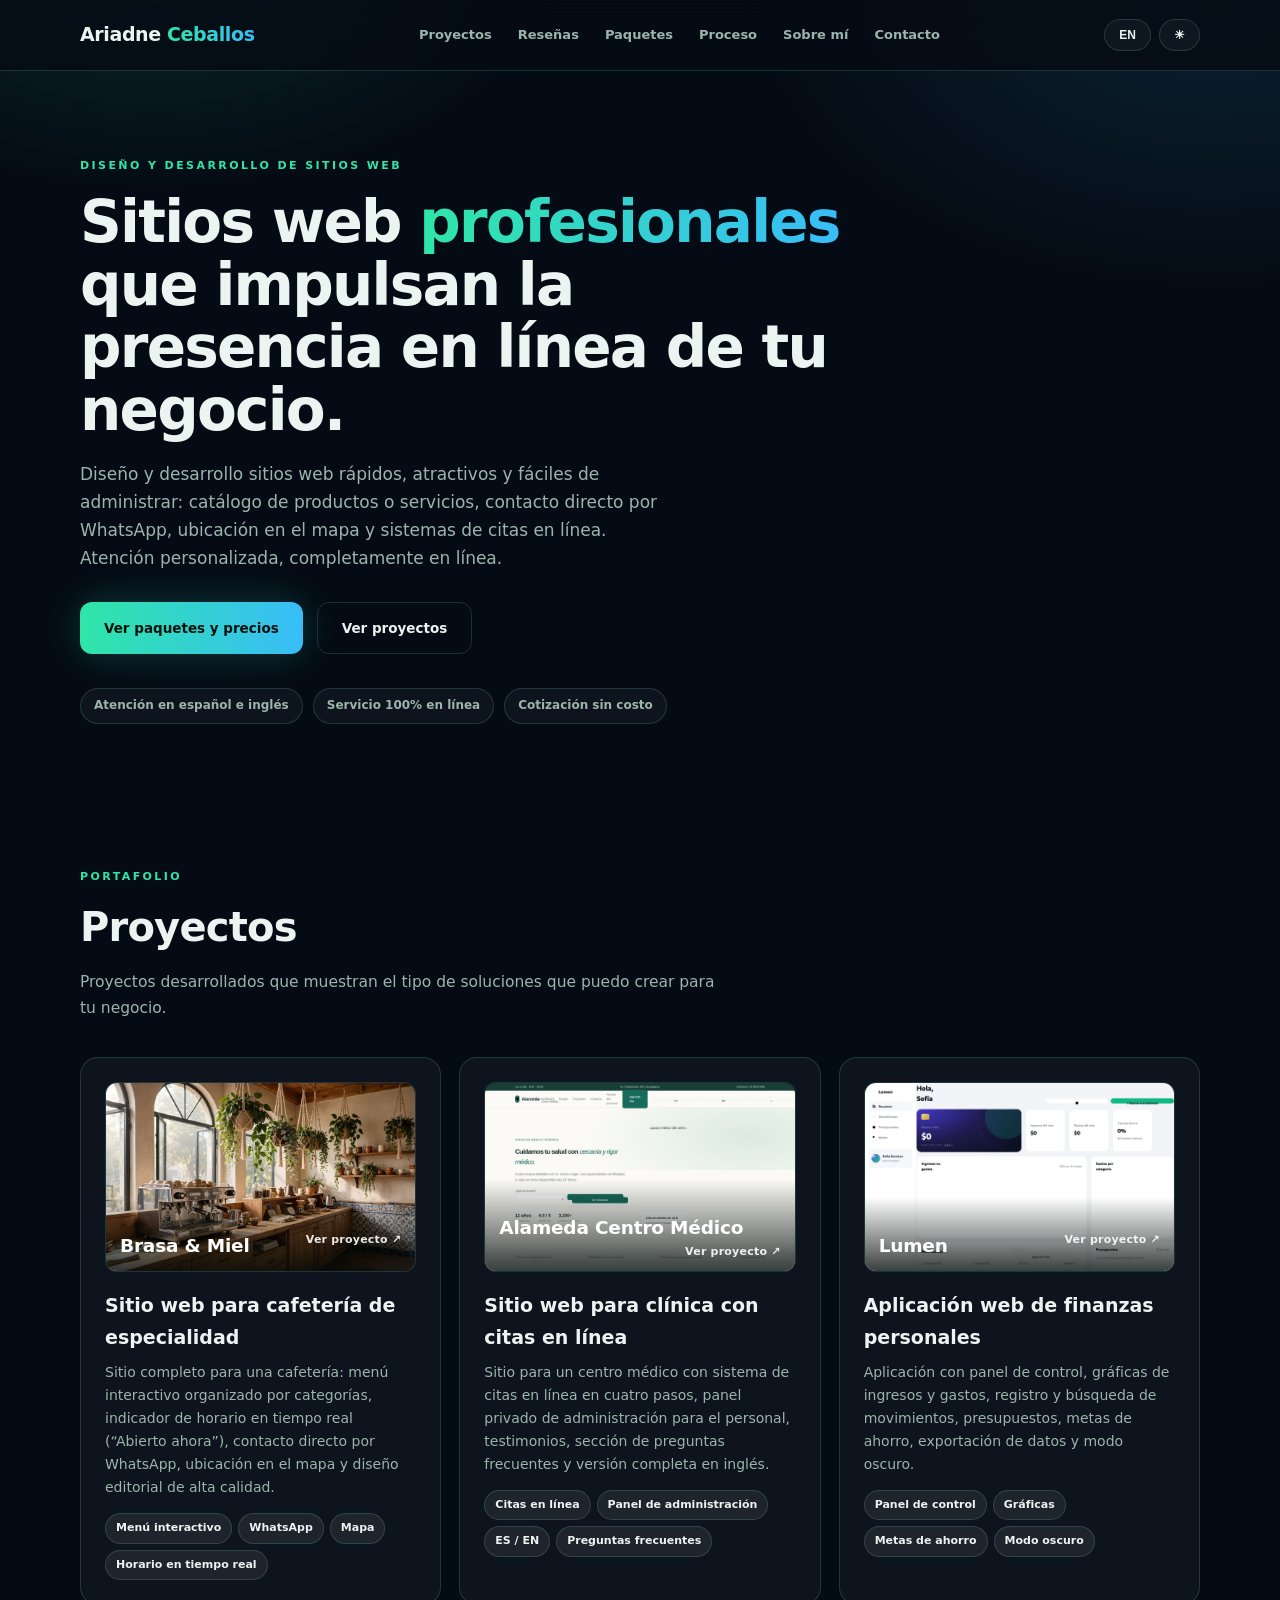
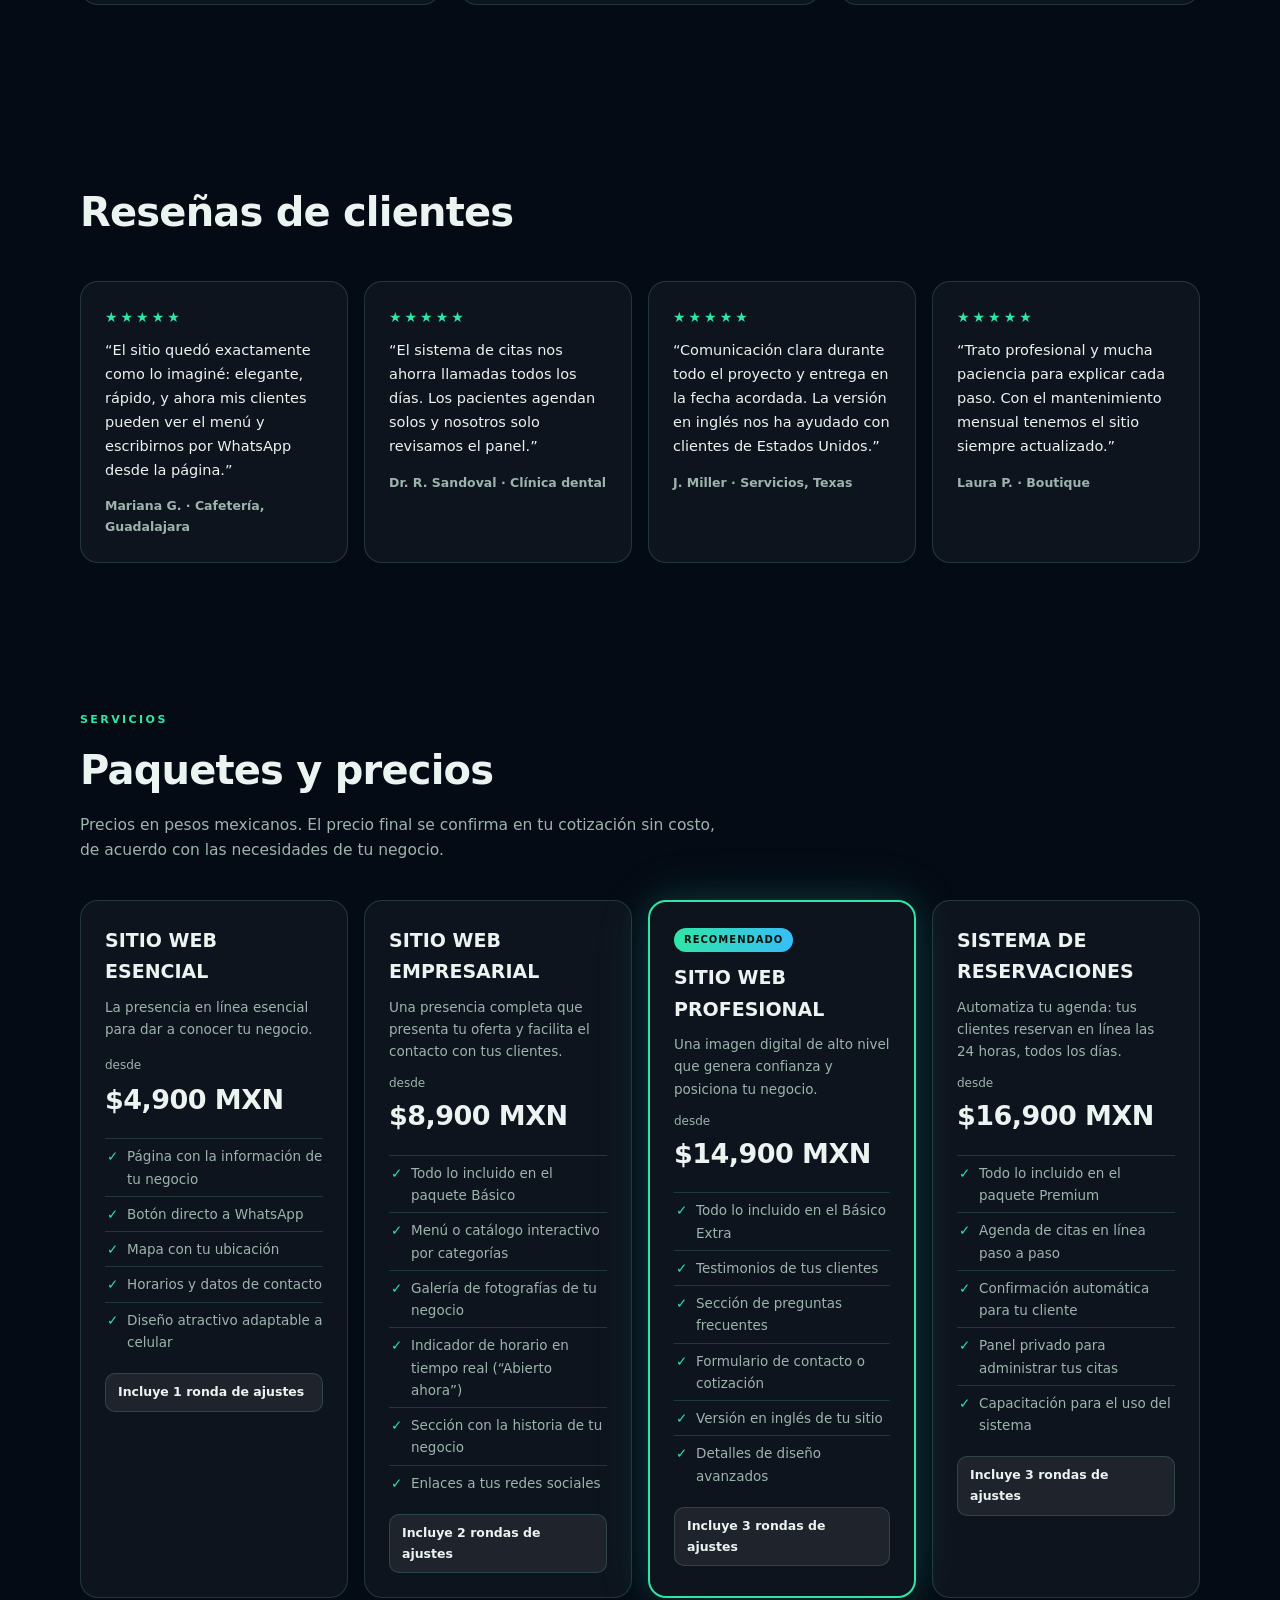
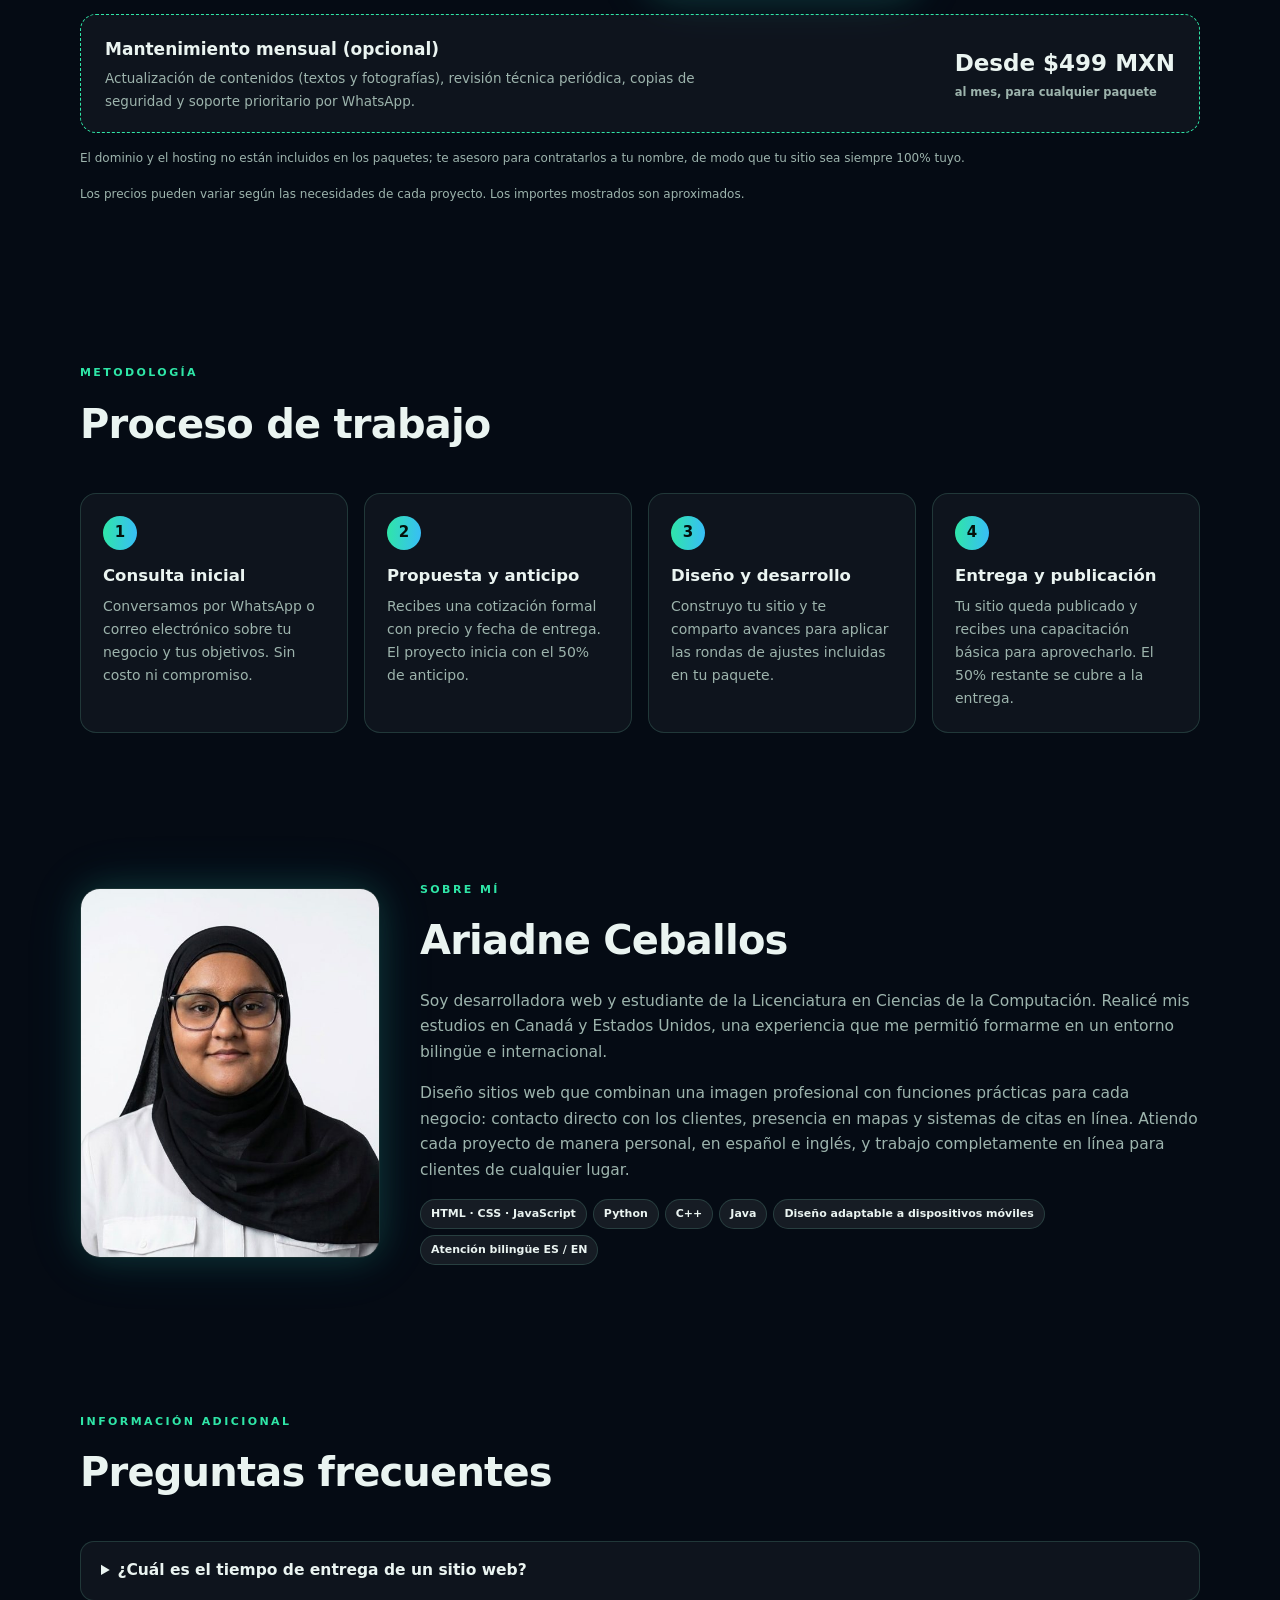
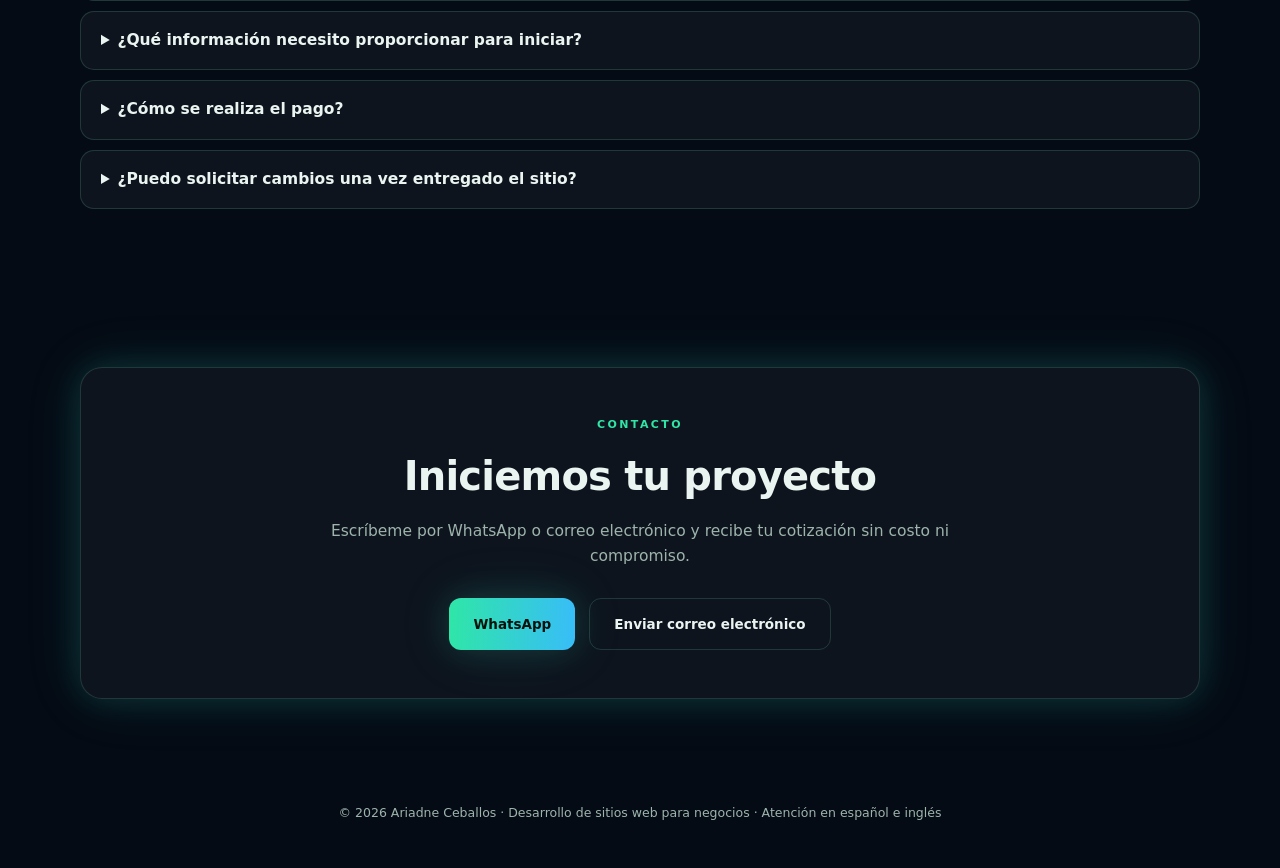
<file: index.html>
<!DOCTYPE html>
<html lang="es" data-theme="dark">
<head>
<meta charset="UTF-8">
<meta name="viewport" content="width=device-width, initial-scale=1">
<title>Ariadne Ceballos — Desarrollo de sitios web para negocios</title>
<meta name="description" content="Desarrollo de sitios web profesionales para negocios: diseño, sistemas de citas en línea y atención bilingüe, 100% en línea.">
<style>
:root{
  --bg:#050b14; --bg2:#081120; --surface:rgba(255,255,255,.04); --surface2:rgba(255,255,255,.07);
  --text:#eaf4f1; --muted:#9db4ad; --border:rgba(120,220,190,.18);
  --green:#2fe6a7; --blue:#38bdf8; --grad:linear-gradient(92deg,#2fe6a7,#38bdf8);
  --glow:0 0 34px rgba(47,230,167,.16), 0 0 60px rgba(56,189,248,.10);
}
html[data-theme="light"]{
  --bg:#f2f8f6; --bg2:#e7f3ef; --surface:#ffffff; --surface2:#eef7f3;
  --text:#0c1f1a; --muted:#4b655e; --border:rgba(12,90,70,.16);
  --green:#087a56; --blue:#075985; --grad:linear-gradient(92deg,#087a56,#075985);
  --glow:0 10px 30px rgba(10,140,110,.10);
}
*{box-sizing:border-box}
html{scroll-behavior:smooth}
body{margin:0;background:var(--bg);color:var(--text);font:15.5px/1.65 "Segoe UI",system-ui,-apple-system,Arial,sans-serif;transition:background .35s,color .35s}
body:before{content:"";position:fixed;inset:0;background:radial-gradient(700px 420px at 12% -6%,rgba(47,230,167,.14),transparent 60%),radial-gradient(800px 500px at 95% 0%,rgba(56,189,248,.13),transparent 60%);pointer-events:none}
a{color:inherit}
.wrap{width:min(1120px,calc(100% - 40px));margin:auto;position:relative}
header{position:sticky;top:0;z-index:30;background:color-mix(in srgb,var(--bg) 82%,transparent);backdrop-filter:blur(14px);border-bottom:1px solid var(--border)}
.nav{display:flex;align-items:center;justify-content:space-between;height:70px;gap:14px}
.brand{font-weight:800;font-size:19px;letter-spacing:-.02em;text-decoration:none}
.brand em{font-style:normal;background:var(--grad);-webkit-background-clip:text;background-clip:text;color:transparent}
.navlinks{display:flex;gap:26px;font-size:13px;font-weight:600}
.navlinks a{text-decoration:none;color:var(--muted)}
.navlinks a:hover{color:var(--text)}
.controls{display:flex;gap:8px}
.tbtn{cursor:pointer;border:1px solid var(--border);background:var(--surface);color:var(--text);border-radius:99px;padding:8px 14px;font-size:12px;font-weight:700}
.tbtn:hover{border-color:var(--green)}
.hero{padding:86px 0 70px}
.eyebrow{font-size:11px;letter-spacing:.22em;text-transform:uppercase;font-weight:800;color:var(--green)}
h1{font-size:clamp(36px,5.6vw,58px);line-height:1.08;letter-spacing:-.03em;margin:16px 0 18px;max-width:780px}
h1 .g{background:var(--grad);-webkit-background-clip:text;background-clip:text;color:transparent}
.hero p{color:var(--muted);max-width:600px;font-size:17px;margin:0 0 30px}
.btns{display:flex;gap:14px;flex-wrap:wrap}
.btn{display:inline-flex;align-items:center;gap:8px;background:var(--grad);color:#04120c;font-weight:800;font-size:13.5px;padding:14px 24px;border-radius:12px;text-decoration:none;box-shadow:var(--glow)}
html[data-theme="light"] .btn{color:#fff}
.btn.ghost{background:transparent;color:var(--text);border:1px solid var(--border);box-shadow:none}
.badges{display:flex;gap:10px;flex-wrap:wrap;margin-top:34px}
.badge{font-size:12px;font-weight:700;color:var(--muted);border:1px solid var(--border);border-radius:99px;padding:7px 13px;background:var(--surface)}
section{padding:74px 0}
h2{font-size:clamp(28px,4vw,40px);letter-spacing:-.02em;margin:8px 0 10px}
.sub{color:var(--muted);max-width:640px;margin:0 0 36px}
.grid3{display:grid;grid-template-columns:repeat(auto-fit,minmax(290px,1fr));gap:18px}
.grid4{display:grid;grid-template-columns:repeat(auto-fit,minmax(235px,1fr));gap:16px}
.card{background:var(--surface);border:1px solid var(--border);border-radius:18px;padding:24px;transition:transform .2s,border-color .2s}
.card:hover{transform:translateY(-4px);border-color:var(--green)}
.pbanner{position:relative;height:190px;border-radius:12px;overflow:hidden;margin-bottom:18px;background:var(--bg2);border:1px solid var(--border)}
.pbanner img{width:100%;height:100%;object-fit:cover;object-position:top center;display:block}
.pbanner .pname{position:absolute;left:0;right:0;bottom:0;padding:34px 14px 10px;font-weight:800;font-size:18.5px;color:#fff;letter-spacing:-.01em;background:linear-gradient(transparent,rgba(2,10,8,.78))}
.card h3{margin:0 0 8px;font-size:19px}
.card p{color:var(--muted);font-size:14px;margin:0 0 14px}
.chips{display:flex;flex-wrap:wrap;gap:6px}
.chip{font-size:11px;font-weight:700;padding:5px 10px;border-radius:99px;background:var(--surface2);color:var(--text);border:1px solid var(--border)}
.price .from{font-size:12px;color:var(--muted)}
.price .amount{font-size:27px;font-weight:800;letter-spacing:-.02em}
.price.hot{border:2px solid var(--green);box-shadow:var(--glow)}
.tag{display:inline-block;font-size:10px;font-weight:800;letter-spacing:.1em;text-transform:uppercase;background:var(--grad);color:#04120c;padding:4px 10px;border-radius:99px;margin-bottom:10px}
html[data-theme="light"] .tag{color:#fff}
.price ul{list-style:none;margin:16px 0 0;padding:0}
.price li{font-size:13.5px;padding:6px 0 6px 22px;position:relative;border-top:1px solid var(--border);color:var(--muted)}
.price li:before{content:"✓";position:absolute;left:2px;color:var(--green);font-weight:800}
.price .ley{font-size:13.5px;color:var(--muted);margin:6px 0 12px}
.rounds{margin-top:14px;font-size:12.5px;font-weight:700;color:var(--text);background:var(--surface2);border:1px solid var(--border);border-radius:10px;padding:8px 12px}
.maint{margin-top:16px;display:flex;flex-wrap:wrap;gap:8px 26px;align-items:center;justify-content:space-between;background:var(--surface);border:1px dashed var(--green);border-radius:16px;padding:20px 24px}
.maint h3{margin:0 0 4px;font-size:17px}
.maint p{margin:0;color:var(--muted);font-size:13.5px;max-width:640px}
.maint .mamount{font-size:23px;font-weight:800;white-space:nowrap}
.maint .mamount small{display:block;font-size:11.5px;color:var(--muted);font-weight:600}
.stars{color:var(--green);letter-spacing:3px;font-size:14px;margin-bottom:10px}
.rev p{font-size:14.5px;color:var(--text);margin:0 0 14px}
.rev .who{font-size:12.5px;color:var(--muted);font-weight:700}
.steps{display:grid;grid-template-columns:repeat(auto-fit,minmax(220px,1fr));gap:16px}
.step{background:var(--surface);border:1px solid var(--border);border-radius:16px;padding:22px}
.step b.num{display:inline-flex;width:34px;height:34px;border-radius:50%;background:var(--grad);color:#04120c;align-items:center;justify-content:center;font-size:15px;margin-bottom:12px}
html[data-theme="light"] .step b.num{color:#fff}
.step h3{margin:0 0 6px;font-size:16.5px}
.step p{margin:0;color:var(--muted);font-size:14px}
.about{display:grid;grid-template-columns:300px 1fr;gap:40px;align-items:center}
.about img{width:100%;border-radius:20px;border:1px solid var(--border);box-shadow:var(--glow)}
.about p{color:var(--muted);font-size:15.5px}
details{background:var(--surface);border:1px solid var(--border);border-radius:14px;padding:16px 20px;margin-bottom:10px}
summary{cursor:pointer;font-weight:700}
details p{color:var(--muted);font-size:14.5px;margin:10px 0 4px}
.contact{text-align:center;background:var(--surface);border:1px solid var(--border);border-radius:22px;padding:48px 26px;box-shadow:var(--glow)}
footer{padding:30px 0 44px;color:var(--muted);font-size:12.5px;text-align:center}
.note{font-size:12px;color:var(--muted);margin-top:16px}

/* Interacciones y movimiento */
.project-card{display:block;color:inherit;text-decoration:none;position:relative;overflow:hidden;isolation:isolate}
.project-card:focus-visible,.btn:focus-visible,.tbtn:focus-visible{outline:3px solid var(--blue);outline-offset:4px}
.project-card .pbanner img{transition:transform .65s cubic-bezier(.2,.7,.2,1),filter .45s}
.project-card:hover .pbanner img,.project-card:focus-visible .pbanner img{transform:scale(1.055);filter:saturate(1.12)}
.project-card:hover{transform:translateY(-8px);border-color:var(--green);box-shadow:var(--glow)}
.project-open{float:right;font-size:11px;letter-spacing:.02em;opacity:.9;transform:translateX(0);transition:transform .25s}
.project-card:hover .project-open{transform:translateX(4px)}
.reveal{opacity:0;transform:translateY(22px);transition:opacity .65s ease,transform .65s cubic-bezier(.2,.7,.2,1)}
.reveal.is-visible{opacity:1;transform:translateY(0)}
.project-card.reveal.is-visible:hover{transform:translateY(-8px)}
.card,.step,.price,.contact{transition:transform .28s ease,border-color .28s ease,box-shadow .28s ease}
.step:hover{transform:translateY(-5px);border-color:var(--green);box-shadow:var(--glow)}
.btn{transition:transform .25s ease,filter .25s ease,box-shadow .25s ease}
.btn:hover{transform:translateY(-3px);filter:brightness(1.08);box-shadow:0 12px 32px rgba(47,230,167,.22)}
.tbtn{transition:background .2s,border-color .2s,transform .2s}
.tbtn:hover{transform:translateY(-2px);background:var(--surface2)}
.menu-toggle{display:none}
@media(max-width:760px){
 .menu-toggle{display:inline-flex;align-items:center;justify-content:center}
 .nav{position:relative}
 .navlinks{display:none;position:absolute;top:69px;left:-20px;right:-20px;padding:18px 20px 22px;background:var(--bg2);border-bottom:1px solid var(--border);flex-direction:column;gap:16px;box-shadow:0 18px 30px rgba(0,0,0,.18)}
 .navlinks.open{display:flex}
 .controls{margin-left:auto}
}
@media(prefers-reduced-motion:reduce){.reveal{opacity:1;transform:none;transition:none}.project-card,.project-card .pbanner img,.step,.btn,.tbtn{transition:none!important}}

@media(max-width:760px){.about{grid-template-columns:1fr}.about img{max-width:280px}.hero{padding:56px 0 50px}}

/* Ajustes de contraste y legibilidad del tema claro */
html[data-theme="light"]{
  color-scheme:light;
  --bg:#f7faf9;
  --bg2:#edf4f1;
  --surface:#ffffff;
  --surface2:#edf5f2;
  --text:#14251f;
  --muted:#435b52;
  --border:rgba(20,75,58,.20);
  --green:#087a56;
  --blue:#075985;
  --grad:linear-gradient(100deg,#087a56 0%,#075985 100%);
  --glow:0 10px 28px rgba(8,122,86,.12);
}
html[data-theme="light"] body:before{
  background:radial-gradient(700px 420px at 12% -6%,rgba(8,122,86,.075),transparent 60%),radial-gradient(800px 500px at 95% 0%,rgba(7,89,133,.065),transparent 60%);
}
html[data-theme="light"] .eyebrow,
html[data-theme="light"] .stars,
html[data-theme="light"] .price li:before{color:#08704f}
html[data-theme="light"] h1 .g{
  background:linear-gradient(100deg,#086b4c,#075985);
  -webkit-background-clip:text;background-clip:text;color:transparent;
}
html[data-theme="light"] .navlinks a{color:#40584f}
html[data-theme="light"] .navlinks a:hover{color:#075985}
html[data-theme="light"] .badge,
html[data-theme="light"] .chip,
html[data-theme="light"] .rounds,
html[data-theme="light"] details,
html[data-theme="light"] .card,
html[data-theme="light"] .step,
html[data-theme="light"] .contact{color:#14251f}
html[data-theme="light"] .card p,
html[data-theme="light"] .step p,
html[data-theme="light"] .price li,
html[data-theme="light"] .price .from,
html[data-theme="light"] .price .ley,
html[data-theme="light"] .maint p,
html[data-theme="light"] .maint .mamount small,
html[data-theme="light"] .about p,
html[data-theme="light"] details p,
html[data-theme="light"] .sub,
html[data-theme="light"] .hero p,
html[data-theme="light"] footer,
html[data-theme="light"] .note{color:#435b52}
html[data-theme="light"] .btn{color:#fff}
html[data-theme="light"] .btn.ghost{color:#14251f;border-color:rgba(20,75,58,.30)}
html[data-theme="light"] .tag,
html[data-theme="light"] .step b.num{color:#fff}
html[data-theme="light"] .project-card:focus-visible{outline-color:#075985}
html[data-theme="light"] .pbanner{background:#e5eeea}
html[data-theme="light"] .maint{background:#fff}
html[data-theme="light"] .price.hot{border-color:#087a56}

html[data-theme="light"] </style>
</head>
<body>
<header><div class="wrap nav">
  <a class="brand" href="#top">Ariadne <em>Ceballos</em></a>
  <button class="menu-toggle tbtn" id="menuToggle" aria-label="Abrir menú" aria-expanded="false">☰</button>
  <nav class="navlinks" id="mainNav">
    <a href="#proyectos" data-i="nav_p">Proyectos</a>
    <a href="#resenas" data-i="nav_r">Reseñas</a>
    <a href="#paquetes" data-i="nav_pk">Paquetes</a>
    <a href="#proceso" data-i="nav_pr">Proceso</a>
    <a href="#sobre-mi" data-i="nav_a">Sobre mí</a>
    <a href="#contacto" data-i="nav_c">Contacto</a>
  </nav>
  <div class="controls">
    <button class="tbtn" id="langBtn" aria-label="Language / Idioma">EN</button>
    <button class="tbtn" id="themeBtn" aria-label="Tema claro u oscuro">☀ / ☾</button>
  </div>
</div></header>

<main id="top">
<section class="hero"><div class="wrap">
  <div class="eyebrow" data-i="hero_e">Diseño y desarrollo de sitios web</div>
  <h1 data-i="hero_h">Sitios web <span class="g">profesionales</span> que impulsan la presencia en línea de tu negocio.</h1>
  <p data-i="hero_p">Diseño y desarrollo sitios web rápidos, atractivos y fáciles de administrar: catálogo de productos o servicios, contacto directo por WhatsApp, ubicación en el mapa y sistemas de citas en línea. Atención personalizada, completamente en línea.</p>
  <div class="btns">
    <a class="btn" href="#paquetes" data-i="hero_b1">Ver paquetes y precios</a>
    <a class="btn ghost" href="#proyectos" data-i="hero_b2">Ver proyectos</a>
  </div>
  <div class="badges">
    <span class="badge" data-i="bd1">Atención en español e inglés</span>
    <span class="badge" data-i="bd2">Servicio 100% en línea</span>
    <span class="badge" data-i="bd3">Cotización sin costo</span>
    
  </div>
</div></section>

<section id="proyectos"><div class="wrap">
  <div class="eyebrow" data-i="pj_e">Portafolio</div>
  <h2 data-i="pj_h">Proyectos</h2>
  <p class="sub" data-i="pj_s">Proyectos desarrollados que muestran el tipo de soluciones que puedo crear para tu negocio.</p>
  <div class="grid3">
    <a class="card project-card reveal" href="proyectos/brasa-miel/index.html" aria-label="Abrir demo de Brasa y Miel">
      <div class="pbanner"><img src="img/proyecto-cafe.jpg" alt="Vista previa de Brasa & Miel"><div class="pname">Brasa &amp; Miel <span class="project-open">Ver proyecto ↗</span></div></div>
      <h3 data-i="p1_h">Sitio web para cafetería de especialidad</h3>
      <p data-i="p1_p">Sitio completo para una cafetería: menú interactivo organizado por categorías, indicador de horario en tiempo real (“Abierto ahora”), contacto directo por WhatsApp, ubicación en el mapa y diseño editorial de alta calidad.</p>
      <div class="chips"><span class="chip" data-i="c_menu">Menú interactivo</span><span class="chip">WhatsApp</span><span class="chip" data-i="c_map">Mapa</span><span class="chip" data-i="c_open">Horario en tiempo real</span></div>
    </a>
    <a class="card project-card reveal" href="proyectos/alameda-centro-medico/index.html" aria-label="Abrir demo de Alameda Centro Médico">
      <div class="pbanner"><img src="img/preview-alameda-centro-medico.jpg" alt="Captura de pantalla del proyecto Alameda Centro Médico"><div class="pname">Alameda Centro Médico <span class="project-open">Ver proyecto ↗</span></div></div>
      <h3 data-i="p2_h">Sitio web para clínica con citas en línea</h3>
      <p data-i="p2_p">Sitio para un centro médico con sistema de citas en línea en cuatro pasos, panel privado de administración para el personal, testimonios, sección de preguntas frecuentes y versión completa en inglés.</p>
      <div class="chips"><span class="chip" data-i="c_book">Citas en línea</span><span class="chip" data-i="c_panel">Panel de administración</span><span class="chip">ES / EN</span><span class="chip" data-i="c_faq">Preguntas frecuentes</span></div>
    </a>
    <a class="card project-card reveal" href="proyectos/lumen-dashboard/index.html" aria-label="Abrir demo de Lumen Dashboard">
      <div class="pbanner"><img src="img/preview-lumen-dashboard.jpg" alt="Captura de pantalla del proyecto Lumen Dashboard"><div class="pname">Lumen <span class="project-open">Ver proyecto ↗</span></div></div>
      <h3 data-i="p3_h">Aplicación web de finanzas personales</h3>
      <p data-i="p3_p">Aplicación con panel de control, gráficas de ingresos y gastos, registro y búsqueda de movimientos, presupuestos, metas de ahorro, exportación de datos y modo oscuro.</p>
      <div class="chips"><span class="chip" data-i="c_dash">Panel de control</span><span class="chip" data-i="c_charts">Gráficas</span><span class="chip" data-i="c_goals">Metas de ahorro</span><span class="chip" data-i="c_dark">Modo oscuro</span></div>
    </a>
  </div>
</div></section>

<section id="resenas"><div class="wrap">
  <div class="eyebrow" data-i="rv_e">Testimonios</div>
  <h2 data-i="rv_h">Reseñas de clientes</h2>
  <p class="sub"></p>
  <div class="grid4">
    <article class="card rev"><div class="stars">★★★★★</div><p data-i="rv_q1">“El sitio quedó exactamente como lo imaginé: elegante, rápido, y ahora mis clientes pueden ver el menú y escribirnos por WhatsApp desde la página.”</p><div class="who" data-i="rv_n1">Mariana G. · Cafetería, Guadalajara</div></article>
    <article class="card rev"><div class="stars">★★★★★</div><p data-i="rv_q2">“El sistema de citas nos ahorra llamadas todos los días. Los pacientes agendan solos y nosotros solo revisamos el panel.”</p><div class="who" data-i="rv_n2">Dr. R. Sandoval · Clínica dental</div></article>
    <article class="card rev"><div class="stars">★★★★★</div><p data-i="rv_q3">“Comunicación clara durante todo el proyecto y entrega en la fecha acordada. La versión en inglés nos ha ayudado con clientes de Estados Unidos.”</p><div class="who" data-i="rv_n3">J. Miller · Servicios, Texas</div></article>
    <article class="card rev"><div class="stars">★★★★★</div><p data-i="rv_q4">“Trato profesional y mucha paciencia para explicar cada paso. Con el mantenimiento mensual tenemos el sitio siempre actualizado.”</p><div class="who" data-i="rv_n4">Laura P. · Boutique</div></article>
  </div>
</div></section>

<section id="paquetes"><div class="wrap">
  <div class="eyebrow" data-i="pk_e">Servicios</div>
  <h2 data-i="pk_h">Paquetes y precios</h2>
  <p class="sub" data-i="pk_s">Precios en pesos mexicanos. El precio final se confirma en tu cotización sin costo, de acuerdo con las necesidades de tu negocio.</p>
  <div class="grid4">
    <article class="card price">
      <h3 data-i="k1_h">SITIO WEB ESENCIAL</h3>
      <p class="ley" data-i="k1_l">La presencia en línea esencial para dar a conocer tu negocio.</p>
      <div><span class="from" data-i="from">desde</span></div><div class="amount" data-i="pr1">$4,900 MXN</div>
      <ul>
        <li data-i="k1_1">Página con la información de tu negocio</li>
        <li data-i="k1_2">Botón directo a WhatsApp</li>
        <li data-i="k1_3">Mapa con tu ubicación</li>
        <li data-i="k1_4">Horarios y datos de contacto</li>
        <li data-i="k1_5">Diseño atractivo adaptable a celular</li>
      </ul>
      <div class="rounds" data-i="r1">Incluye 1 ronda de ajustes</div>
    </article>
    <article class="card price">
      <h3 data-i="k2_h">SITIO WEB EMPRESARIAL</h3>
      <p class="ley" data-i="k2_l">Una presencia completa que presenta tu oferta y facilita el contacto con tus clientes.</p>
      <div class="from" data-i="from">desde</div><div class="amount" data-i="pr2">$8,900 MXN</div>
      <ul>
        <li data-i="k2_1">Todo lo incluido en el paquete Básico</li>
        <li data-i="k2_2">Menú o catálogo interactivo por categorías</li>
        <li data-i="k2_3">Galería de fotografías de tu negocio</li>
        <li data-i="k2_4">Indicador de horario en tiempo real (“Abierto ahora”)</li>
        <li data-i="k2_5">Sección con la historia de tu negocio</li>
        <li data-i="k2_6">Enlaces a tus redes sociales</li>
      </ul>
      <div class="rounds" data-i="r2">Incluye 2 rondas de ajustes</div>
    </article>
    <article class="card price hot">
      <span class="tag" data-i="rec">Recomendado</span>
      <h3 data-i="k3_h">SITIO WEB PROFESIONAL</h3>
      <p class="ley" data-i="k3_l">Una imagen digital de alto nivel que genera confianza y posiciona tu negocio.</p>
      <div class="from" data-i="from">desde</div><div class="amount" data-i="pr3">$14,900 MXN</div>
      <ul>
        <li data-i="k3_1">Todo lo incluido en el Básico Extra</li>
        <li data-i="k3_2">Testimonios de tus clientes</li>
        <li data-i="k3_3">Sección de preguntas frecuentes</li>
        <li data-i="k3_4">Formulario de contacto o cotización</li>
        <li data-i="k3_5">Versión en inglés de tu sitio</li>
        <li data-i="k3_6">Detalles de diseño avanzados</li>
      </ul>
      <div class="rounds" data-i="r3">Incluye 3 rondas de ajustes</div>
    </article>
    <article class="card price">
      <h3 data-i="k4_h">SISTEMA DE RESERVACIONES</h3>
      <p class="ley" data-i="k4_l">Automatiza tu agenda: tus clientes reservan en línea las 24 horas, todos los días.</p>
      <div class="from" data-i="from">desde</div><div class="amount" data-i="pr4">$16,900 MXN</div>
      <ul>
        <li data-i="k4_1">Todo lo incluido en el paquete Premium</li>
        <li data-i="k4_2">Agenda de citas en línea paso a paso</li>
        <li data-i="k4_3">Confirmación automática para tu cliente</li>
        <li data-i="k4_4">Panel privado para administrar tus citas</li>
        <li data-i="k4_5">Capacitación para el uso del sistema</li>
      </ul>
      <div class="rounds" data-i="r4">Incluye 3 rondas de ajustes</div>
    </article>
  </div>
  <div class="maint">
    <div>
      <h3 data-i="m_h">Mantenimiento mensual (opcional)</h3>
      <p data-i="m_p">Actualización de contenidos (textos y fotografías), revisión técnica periódica, copias de seguridad y soporte prioritario por WhatsApp.</p>
    </div>
    <div class="mamount"><span data-i="mntp">Desde $499 MXN</span><small data-i="m_per">al mes, para cualquier paquete</small></div>
  </div>
  <p class="note" data-i="pk_n">El dominio y el hosting no están incluidos en los paquetes; te asesoro para contratarlos a tu nombre, de modo que tu sitio sea siempre 100% tuyo.</p>
  <p class="note" data-i="pk_prices">Los precios pueden variar según las necesidades de cada proyecto. Los importes mostrados son aproximados.</p>
</div></section>

<section id="proceso"><div class="wrap">
  <div class="eyebrow" data-i="pr_e">Metodología</div>
  <h2 data-i="pr_h">Proceso de trabajo</h2>
  <p class="sub"></p>
  <div class="steps">
    <div class="step"><b class="num">1</b><h3 data-i="s1_h">Consulta inicial</h3><p data-i="s1_p">Conversamos por WhatsApp o correo electrónico sobre tu negocio y tus objetivos. Sin costo ni compromiso.</p></div>
    <div class="step"><b class="num">2</b><h3 data-i="s2_h">Propuesta y anticipo</h3><p data-i="s2_p">Recibes una cotización formal con precio y fecha de entrega. El proyecto inicia con el 50% de anticipo.</p></div>
    <div class="step"><b class="num">3</b><h3 data-i="s3_h">Diseño y desarrollo</h3><p data-i="s3_p">Construyo tu sitio y te comparto avances para aplicar las rondas de ajustes incluidas en tu paquete.</p></div>
    <div class="step"><b class="num">4</b><h3 data-i="s4_h">Entrega y publicación</h3><p data-i="s4_p">Tu sitio queda publicado y recibes una capacitación básica para aprovecharlo. El 50% restante se cubre a la entrega.</p></div>
  </div>
</div></section>

<section id="sobre-mi"><div class="wrap about">
  <img src="foto-ariadne.jpg" alt="Ariadne Ceballos">
  <div>
    <div class="eyebrow" data-i="ab_e">Sobre mí</div>
    <h2 data-i="ab_h">Ariadne Ceballos</h2>
    <p data-i="ab_p1">Soy desarrolladora web y estudiante de la Licenciatura en Ciencias de la Computación. Realicé mis estudios en Canadá y Estados Unidos, una experiencia que me permitió formarme en un entorno bilingüe e internacional.</p>
    <p data-i="ab_p2">Diseño sitios web que combinan una imagen profesional con funciones prácticas para cada negocio: contacto directo con los clientes, presencia en mapas y sistemas de citas en línea. Atiendo cada proyecto de manera personal, en español e inglés, y trabajo completamente en línea para clientes de cualquier lugar.</p>
    <div class="chips"><span class="chip">HTML · CSS · JavaScript</span><span class="chip">Python</span><span class="chip">C++</span><span class="chip">Java</span><span class="chip" data-i="ab_c1">Diseño adaptable a dispositivos móviles</span><span class="chip" data-i="ab_c2">Atención bilingüe ES / EN</span></div>
  </div>
</div></section>

<section id="faq"><div class="wrap">
  <div class="eyebrow" data-i="fq_e">Información adicional</div>
  <h2 data-i="fq_h">Preguntas frecuentes</h2>
  <p class="sub"></p>
  <details><summary data-i="faq_q1">¿Cuál es el tiempo de entrega de un sitio web?</summary><p data-i="faq_a1">Depende del paquete contratado: los sitios sencillos requieren pocos días y los sistemas de citas un plazo mayor. Tu cotización incluye la fecha de entrega comprometida.</p></details>
  <details><summary data-i="faq_q2">¿Qué información necesito proporcionar para iniciar?</summary><p data-i="faq_a2">El nombre y el logotipo de tu negocio (si cuentas con uno), los textos o la información para redactarlos en conjunto, fotografías y tus datos de contacto. Te acompaño durante todo el proceso.</p></details>
  <details><summary data-i="faq_q3">¿Cómo se realiza el pago?</summary><p data-i="faq_a3">50% de anticipo para iniciar el proyecto y 50% contra entrega, con el sitio ya publicado. El método de pago se acuerda en la cotización.</p></details>
  <details><summary data-i="faq_q4">¿Puedo solicitar cambios una vez entregado el sitio?</summary><p data-i="faq_a4">Sí. Cada paquete incluye rondas de ajustes durante el desarrollo, y posteriormente puedes contratar el mantenimiento mensual para actualizaciones continuas.</p></details>
</div></section>

<section id="contacto"><div class="wrap">
  <div class="contact">
    <div class="eyebrow" data-i="ct_e">Contacto</div>
    <h2 data-i="ct_h">Iniciemos tu proyecto</h2>
    <p class="sub" style="margin:0 auto 28px" data-i="ct_p">Escríbeme por WhatsApp o correo electrónico y recibe tu cotización sin costo ni compromiso.</p>
    <div class="btns" style="justify-content:center">
      <a class="btn" href="https://wa.me/523344750251" target="_blank" rel="noopener">WhatsApp</a>
      <a class="btn ghost" href="mailto:ariadneceballos.mx@gmail.com" data-i="ct_mail">Enviar correo electrónico</a>
    </div>
  </div>
</div></section>
</main>
<footer><div class="wrap" data-i="ft">© 2026 Ariadne Ceballos · Desarrollo de sitios web para negocios · Atención en español e inglés</div></footer>

<script>
const T = {
es:{nav_p:"Proyectos",nav_r:"Reseñas",nav_pk:"Paquetes",nav_pr:"Proceso",nav_a:"Sobre mí",nav_c:"Contacto",
hero_e:"Diseño y desarrollo de sitios web",hero_h:"Sitios web <span class='g'>profesionales</span> que impulsan la presencia en línea de tu negocio.",hero_p:"Diseño y desarrollo sitios web rápidos, atractivos y fáciles de administrar: catálogo de productos o servicios, contacto directo por WhatsApp, ubicación en el mapa y sistemas de citas en línea. Atención personalizada, completamente en línea.",hero_b1:"Ver paquetes y precios",hero_b2:"Ver proyectos",bd1:"Atención en español e inglés",bd2:"Servicio 100% en línea",bd3:"Cotización sin costo",
pj_e:"Portafolio",pj_h:"Proyectos",pj_s:"Proyectos desarrollados que muestran el tipo de soluciones que puedo crear para tu negocio.",p1_h:"Sitio web para cafetería de especialidad",p1_p:"Sitio completo para una cafetería: menú interactivo organizado por categorías, indicador de horario en tiempo real (“Abierto ahora”), contacto directo por WhatsApp, ubicación en el mapa y diseño editorial de alta calidad.",c_menu:"Menú interactivo",c_map:"Mapa",c_open:"Horario en tiempo real",p2_h:"Sitio web para clínica con citas en línea",p2_p:"Sitio para un centro médico con sistema de citas en línea en cuatro pasos, panel privado de administración para el personal, testimonios, sección de preguntas frecuentes y versión completa en inglés.",c_book:"Citas en línea",c_panel:"Panel de administración",c_faq:"Preguntas frecuentes",p3_h:"Aplicación web de finanzas personales",p3_p:"Aplicación con panel de control, gráficas de ingresos y gastos, registro y búsqueda de movimientos, presupuestos, metas de ahorro, exportación de datos y modo oscuro.",c_dash:"Panel de control",c_charts:"Gráficas",c_goals:"Metas de ahorro",c_dark:"Modo oscuro",
pk_e:"Servicios",pk_h:"Paquetes y precios",pr1:"$4,900 MXN",pr2:"$8,900 MXN",pr3:"$14,900 MXN",pr4:"$16,900 MXN",mntp:"Desde $499 MXN",pk_s:"Precios en pesos mexicanos. El precio final se confirma en tu cotización sin costo, de acuerdo con las necesidades de tu negocio.",from:"desde",rec:"Recomendado",k1_h:"SITIO WEB ESENCIAL",k1_l:"La presencia en línea esencial para dar a conocer tu negocio.",k1_1:"Página con la información de tu negocio",k1_2:"Botón directo a WhatsApp",k1_3:"Mapa con tu ubicación",k1_4:"Horarios y datos de contacto",k1_5:"Diseño atractivo adaptable a celular",r1:"Incluye 1 ronda de ajustes",k2_h:"SITIO WEB EMPRESARIAL",k3_h:"SITIO WEB PROFESIONAL",k2_l:"Una presencia completa que presenta tu oferta y facilita el contacto con tus clientes.",k2_1:"Todo lo incluido en el Sitio Web Esencial",k2_2:"Menú o catálogo interactivo por categorías",k2_3:"Galería de fotografías de tu negocio",k2_4:"Indicador de horario en tiempo real (“Abierto ahora”)",k2_5:"Sección con la historia de tu negocio",k2_6:"Enlaces a tus redes sociales",r2:"Incluye 2 rondas de ajustes",k3_l:"Una imagen digital de alto nivel que genera confianza y posiciona tu negocio.",k3_1:"Todo lo incluido en el Sitio Web Empresarial",k3_2:"Testimonios de tus clientes",k3_3:"Sección de preguntas frecuentes",k3_4:"Formulario de contacto o cotización",k3_5:"Versión en inglés de tu sitio",k3_6:"Detalles de diseño avanzados",r3:"Incluye 3 rondas de ajustes",k4_h:"SISTEMA DE RESERVACIONES",k4_l:"Automatiza tu agenda: tus clientes reservan en línea las 24 horas, todos los días.",k4_1:"Todo lo incluido en el Sitio Web Profesional",k4_2:"Agenda de citas en línea paso a paso",k4_3:"Confirmación automática para tu cliente",k4_4:"Panel privado para administrar tus citas",k4_5:"Capacitación para el uso del sistema",r4:"Incluye 3 rondas de ajustes",m_h:"Mantenimiento mensual (opcional)",m_p:"Actualización de contenidos (textos y fotografías), revisión técnica periódica, copias de seguridad y soporte prioritario por WhatsApp.",m_per:"al mes, para cualquier paquete",pk_n:"El dominio y el hosting no están incluidos en los paquetes; te asesoro para contratarlos a tu nombre, de modo que tu sitio sea siempre 100% tuyo.",pk_prices:"Los precios pueden variar según las necesidades de cada proyecto. Los importes mostrados son aproximados.",
pr_e:"Metodología",pr_h:"Proceso de trabajo",s1_h:"Consulta inicial",s1_p:"Conversamos por WhatsApp o correo electrónico sobre tu negocio y tus objetivos. Sin costo ni compromiso.",s2_h:"Propuesta y anticipo",s2_p:"Recibes una cotización formal con precio y fecha de entrega. El proyecto inicia con el 50% de anticipo.",s3_h:"Diseño y desarrollo",s3_p:"Construyo tu sitio y te comparto avances para aplicar las rondas de ajustes incluidas en tu paquete.",s4_h:"Entrega y publicación",s4_p:"Tu sitio queda publicado y recibes una capacitación básica para aprovecharlo. El 50% restante se cubre a la entrega.",
ab_e:"Sobre mí",ab_h:"Ariadne Ceballos",ab_p1:"Soy desarrolladora web y estudiante de la Licenciatura en Ciencias de la Computación. Realicé mis estudios en Canadá y Estados Unidos, una experiencia que me permitió formarme en un entorno bilingüe e internacional.",ab_p2:"Diseño sitios web que combinan una imagen profesional con funciones prácticas para cada negocio: contacto directo con los clientes, presencia en mapas y sistemas de citas en línea. Atiendo cada proyecto de manera personal, en español e inglés, y trabajo completamente en línea para clientes de cualquier lugar.",ab_c1:"Diseño adaptable a dispositivos móviles",ab_c2:"Atención bilingüe ES / EN",
fq_e:"Información adicional",fq_h:"Preguntas frecuentes",faq_q1:"¿Cuál es el tiempo de entrega de un sitio web?",faq_a1:"Depende del paquete contratado: los sitios sencillos requieren pocos días y los sistemas de citas un plazo mayor. Tu cotización incluye la fecha de entrega comprometida.",faq_q2:"¿Qué información necesito proporcionar para iniciar?",faq_a2:"El nombre y el logotipo de tu negocio (si cuentas con uno), los textos o la información para redactarlos en conjunto, fotografías y tus datos de contacto. Te acompaño durante todo el proceso.",faq_q3:"¿Cómo se realiza el pago?",faq_a3:"50% de anticipo para iniciar el proyecto y 50% contra entrega, con el sitio ya publicado. El método de pago se acuerda en la cotización.",faq_q4:"¿Puedo solicitar cambios una vez entregado el sitio?",faq_a4:"Sí. Cada paquete incluye rondas de ajustes durante el desarrollo, y posteriormente puedes contratar el mantenimiento mensual para actualizaciones continuas.",
rv_e:"Testimonios",rv_h:"Reseñas de clientes",rv_q1:"“El sitio quedó exactamente como lo imaginé: elegante, rápido, y ahora mis clientes pueden ver el menú y escribirnos por WhatsApp desde la página.”",rv_n1:"Mariana G. · Cafetería, Guadalajara",rv_q2:"“El sistema de citas nos ahorra llamadas todos los días. Los pacientes agendan solos y nosotros solo revisamos el panel.”",rv_n2:"Dr. R. Sandoval · Clínica dental",rv_q3:"“Comunicación clara durante todo el proyecto y entrega en la fecha acordada. La versión en inglés nos ha ayudado con clientes de Estados Unidos.”",rv_n3:"J. Miller · Servicios, Texas",rv_q4:"“Trato profesional y mucha paciencia para explicar cada paso. Con el mantenimiento mensual tenemos el sitio siempre actualizado.”",rv_n4:"Laura P. · Boutique",ct_e:"Contacto",ct_h:"Iniciemos tu proyecto",ct_p:"Escríbeme por WhatsApp o correo electrónico y recibe tu cotización sin costo ni compromiso.",ct_mail:"Enviar correo electrónico",ft:"© 2026 Ariadne Ceballos · Desarrollo de sitios web para negocios · Atención en español e inglés"},
en:{nav_p:"Projects",nav_r:"Reviews",nav_pk:"Packages",nav_pr:"Process",nav_a:"About me",nav_c:"Contact",
hero_e:"Website design & development",hero_h:"<span class='g'>Professional</span> websites that strengthen your business's online presence.",hero_p:"I design and develop fast, attractive, easy-to-manage websites: product or service catalogs, direct WhatsApp contact, map location, and online booking systems. Personalized service, fully online.",hero_b1:"See packages & prices",hero_b2:"View projects",bd1:"Service in Spanish & English",bd2:"100% online service",bd3:"Free quote",
pj_e:"Portfolio",pj_h:"Projects",pj_s:"Completed projects that show the kind of solutions I can build for your business.",p1_h:"Website for a specialty coffee shop",p1_p:"Complete website for a café: interactive menu organized by category, real-time opening-hours indicator (“Open now”), direct WhatsApp contact, map location, and high-quality editorial design.",c_menu:"Interactive menu",c_map:"Map",c_open:"Real-time hours",p2_h:"Clinic website with online booking",p2_p:"Website for a medical center with a four-step online booking system, a private administration panel for staff, testimonials, an FAQ section, and a full English version.",c_book:"Online booking",c_panel:"Admin panel",c_faq:"FAQ",p3_h:"Personal finance web application",p3_p:"Application with a control dashboard, income and expense charts, transaction records and search, budgets, savings goals, data export, and dark mode.",c_dash:"Dashboard",c_charts:"Charts",c_goals:"Savings goals",c_dark:"Dark mode",
pk_e:"Services",pk_h:"Packages & prices",pr1:"$269 USD",pr2:"$479 USD",pr3:"$799 USD",pr4:"$899 USD",mntp:"From $29 USD",pk_s:"Prices in US dollars (USD). Your final price is confirmed in your free quote, according to your business's needs.",from:"from",rec:"Recommended",k1_h:"STARTER WEBSITE",k1_l:"The essential online presence to introduce your business.",k1_1:"A page with your business information",k1_2:"Direct WhatsApp button",k1_3:"Map with your location",k1_4:"Opening hours and contact details",k1_5:"Attractive design that adapts to mobile phones",r1:"Includes 1 round of revisions",k2_h:"BUSINESS WEBSITE",k3_h:"PROFESSIONAL WEBSITE",k2_l:"A complete presence that showcases your offering and makes it easy for customers to reach you.",k2_1:"Everything included in the Starter Website",k2_2:"Interactive menu or catalog by category",k2_3:"Photo gallery of your business",k2_4:"Real-time opening-hours indicator (“Open now”)",k2_5:"A section with your business's story",k2_6:"Links to your social media",r2:"Includes 2 rounds of revisions",k3_l:"A high-level digital image that builds trust and positions your business.",k3_1:"Everything included in the Business Website",k3_2:"Customer testimonials",k3_3:"FAQ section",k3_4:"Contact or quote form",k3_5:"English version of your website",k3_6:"Advanced design details",r3:"Includes 3 rounds of revisions",k4_h:"BOOKING & MANAGEMENT SYSTEM",k4_l:"Automate your schedule: your customers book online 24 hours a day, every day.",k4_1:"Everything included in the Professional Website",k4_2:"Step-by-step online appointment booking",k4_3:"Automatic confirmation for your customer",k4_4:"Private panel to manage your appointments",k4_5:"Training on how to use the system",r4:"Includes 3 rounds of revisions",m_h:"Monthly maintenance (optional)",m_p:"Content updates (text and photographs), periodic technical review, backups, and priority support via WhatsApp.",m_per:"per month, for any package",pk_n:"Domain and hosting are not included in the packages; I can guide you through purchasing them in your own name, so your website remains yours.",pk_prices:"Prices may vary depending on each project’s needs. The amounts shown are estimates.",
pr_e:"Methodology",pr_h:"Work process",s1_h:"Initial consultation",s1_p:"We talk via WhatsApp or email about your business and your goals. Free of charge and with no obligation.",s2_h:"Proposal & deposit",s2_p:"You receive a formal quote with the price and delivery date. The project starts with a 50% deposit.",s3_h:"Design & development",s3_p:"I build your website and share progress so we can apply the revision rounds included in your package.",s4_h:"Delivery & launch",s4_p:"Your website goes live and you receive basic training to make the most of it. The remaining 50% is due upon delivery.",
ab_e:"About me",ab_h:"Ariadne Ceballos",ab_p1:"I am a web developer and a Bachelor's student in Computer Science. I completed my studies in Canada and the United States, an experience that allowed me to train in a bilingual, international environment.",ab_p2:"I design websites that combine a professional image with practical features for each business: direct customer contact, map presence, and online booking systems. I personally handle every project, in Spanish and English, and I work fully online for clients anywhere.",ab_c1:"Design adaptable to mobile devices",ab_c2:"Bilingual service ES / EN",
fq_e:"Additional information",fq_h:"Frequently asked questions",faq_q1:"What is the delivery time for a website?",faq_a1:"It depends on the package: simple websites require a few days, while booking systems take longer. Your quote includes the committed delivery date.",faq_q2:"What information do I need to provide to get started?",faq_a2:"Your business name and logo (if you have one), the texts or the information to write them together, photographs, and your contact details. I accompany you throughout the entire process.",faq_q3:"How is payment made?",faq_a3:"50% deposit to start the project and 50% upon delivery, with the website already published. The payment method is agreed upon in the quote.",faq_q4:"Can I request changes after the website is delivered?",faq_a4:"Yes. Each package includes revision rounds during development, and afterwards you can contract monthly maintenance for ongoing updates.",
rv_e:"Testimonials",rv_h:"Client reviews",rv_q1:"“The website turned out exactly as I imagined: elegant, fast, and now my customers can view the menu and message us on WhatsApp right from the page.”",rv_n1:"Mariana G. · Coffee shop, Guadalajara",rv_q2:"“The booking system saves us phone calls every day. Patients book on their own and we just check the panel.”",rv_n2:"Dr. R. Sandoval · Dental clinic",rv_q3:"“Clear communication throughout the project and delivery on the agreed date. The English version has helped us with clients from the United States.”",rv_n3:"J. Miller · Services, Texas",rv_q4:"“Professional service and great patience explaining every step. With the monthly maintenance, our site is always up to date.”",rv_n4:"Laura P. · Boutique",ct_e:"Contact",ct_h:"Let's start your project",ct_p:"Message me on WhatsApp or by email and receive your quote free of charge and with no obligation.",ct_mail:"Send email",ft:"© 2026 Ariadne Ceballos · Website development for businesses · Service in Spanish & English"}
};
let lang = "es";
const langBtn = document.getElementById("langBtn");
function setLang(l){
  lang = l;
  document.documentElement.lang = l;
  document.querySelectorAll("[data-i]").forEach(el=>{ const k = el.getAttribute("data-i"); if(T[l][k]) el.innerHTML = T[l][k]; });
  langBtn.textContent = l === "es" ? "EN" : "ES";
  try{ localStorage.setItem("pf-lang", l); }catch(e){}
}
langBtn.addEventListener("click", ()=> setLang(lang === "es" ? "en" : "es"));
const themeBtn = document.getElementById("themeBtn");
function setTheme(t){
  document.documentElement.setAttribute("data-theme", t);
  themeBtn.textContent = t === "dark" ? "☀" : "☾";
  try{ localStorage.setItem("pf-theme", t); }catch(e){}
}
themeBtn.addEventListener("click", ()=>{
  setTheme(document.documentElement.getAttribute("data-theme") === "dark" ? "light" : "dark");
});
try{
  const sl = localStorage.getItem("pf-lang"); if(sl) setLang(sl);
  const st = localStorage.getItem("pf-theme"); if(st) setTheme(st); else setTheme("dark");
}catch(e){ setTheme("dark"); }
// Menú móvil accesible
const menuToggle = document.getElementById("menuToggle");
const mainNav = document.getElementById("mainNav");
if(menuToggle && mainNav){
  menuToggle.addEventListener("click",()=>{
    const open = mainNav.classList.toggle("open");
    menuToggle.setAttribute("aria-expanded",String(open));
    menuToggle.setAttribute("aria-label",open?"Cerrar menú":"Abrir menú");
    menuToggle.textContent = open ? "×" : "☰";
  });
  mainNav.querySelectorAll("a").forEach(a=>a.addEventListener("click",()=>{
    mainNav.classList.remove("open"); menuToggle.setAttribute("aria-expanded","false");
    menuToggle.setAttribute("aria-label","Abrir menú"); menuToggle.textContent="☰";
  }));
}
// Entrada progresiva al aparecer en pantalla
const revealItems = document.querySelectorAll("section > .wrap > *, .project-card, .step, .rev, .price, .about > *");
revealItems.forEach(el=>el.classList.add("reveal"));
if("IntersectionObserver" in window && !window.matchMedia("(prefers-reduced-motion: reduce)").matches){
  const observer = new IntersectionObserver(entries=>entries.forEach(entry=>{
    if(entry.isIntersecting){entry.target.classList.add("is-visible");observer.unobserve(entry.target);}
  }),{threshold:.12,rootMargin:"0px 0px -35px 0px"});
  revealItems.forEach(el=>observer.observe(el));
}else{revealItems.forEach(el=>el.classList.add("is-visible"));}
</script>
</body>
</html>
</file>
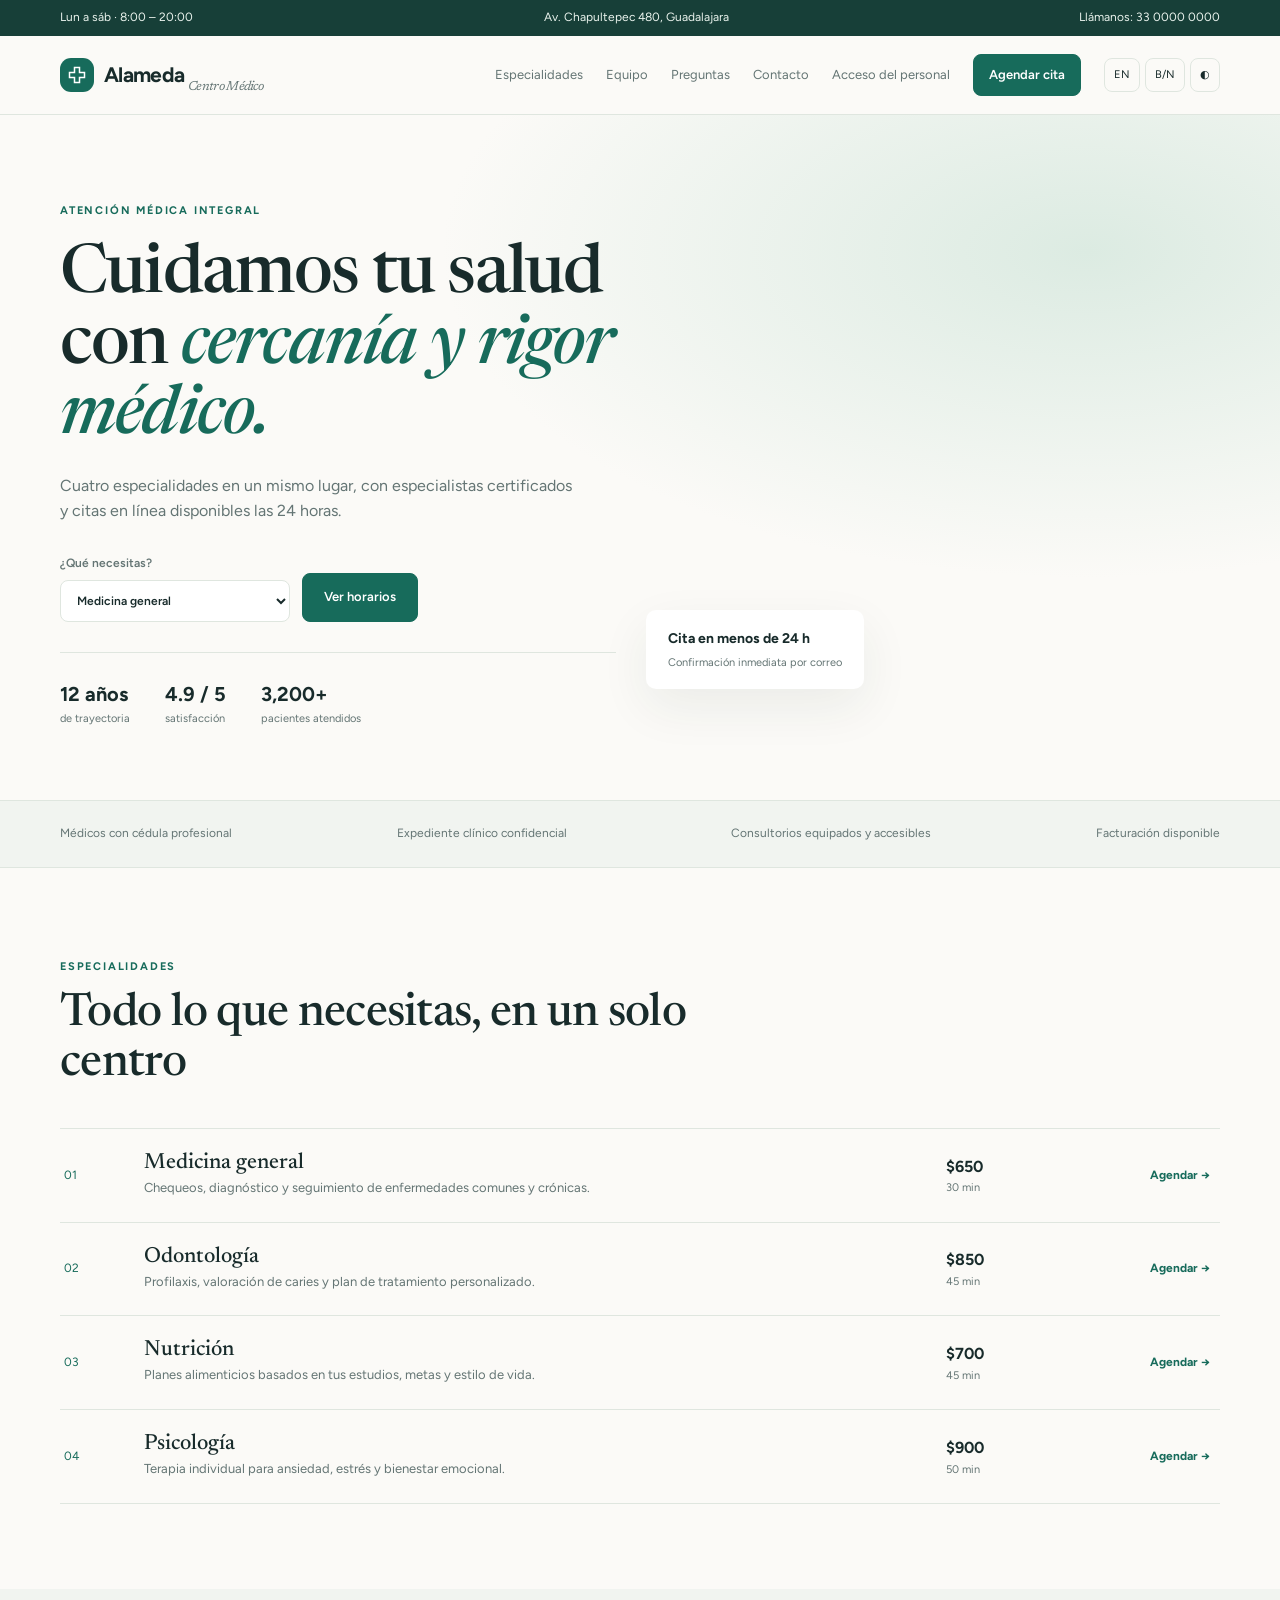
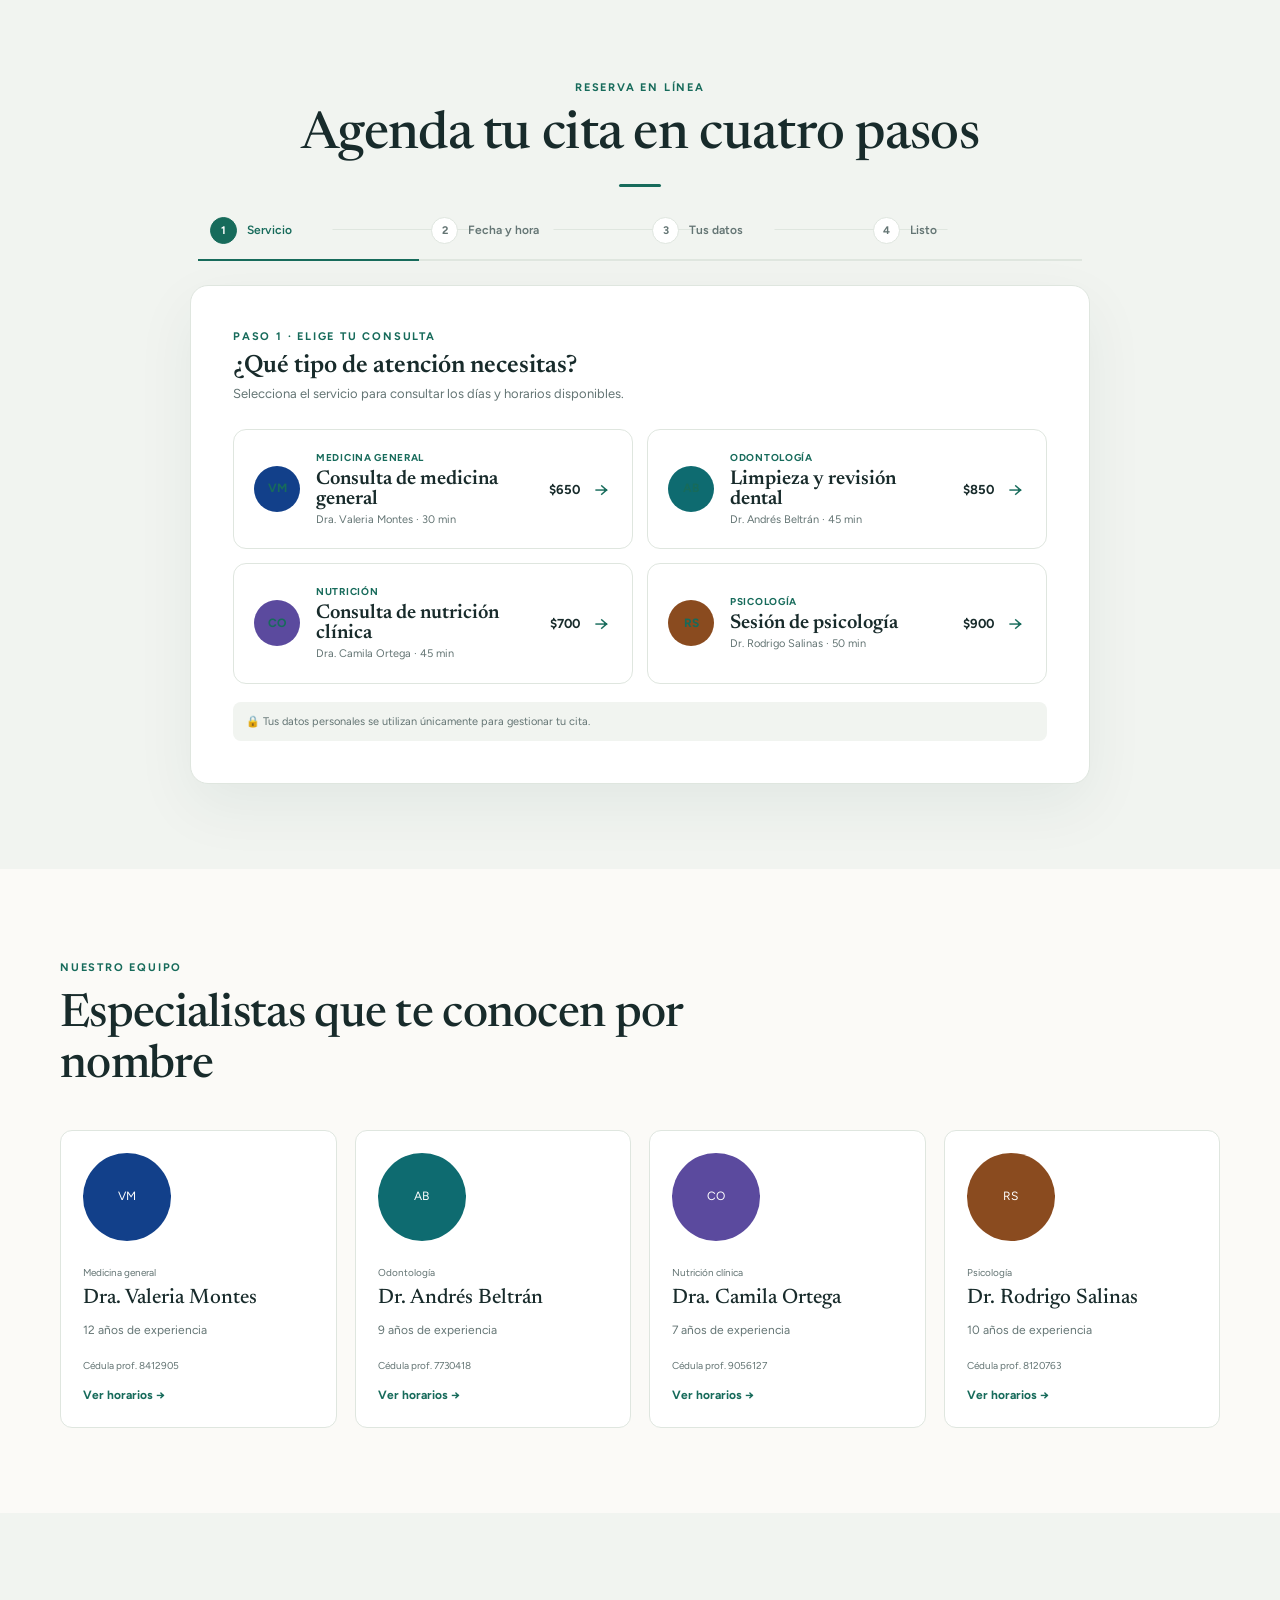
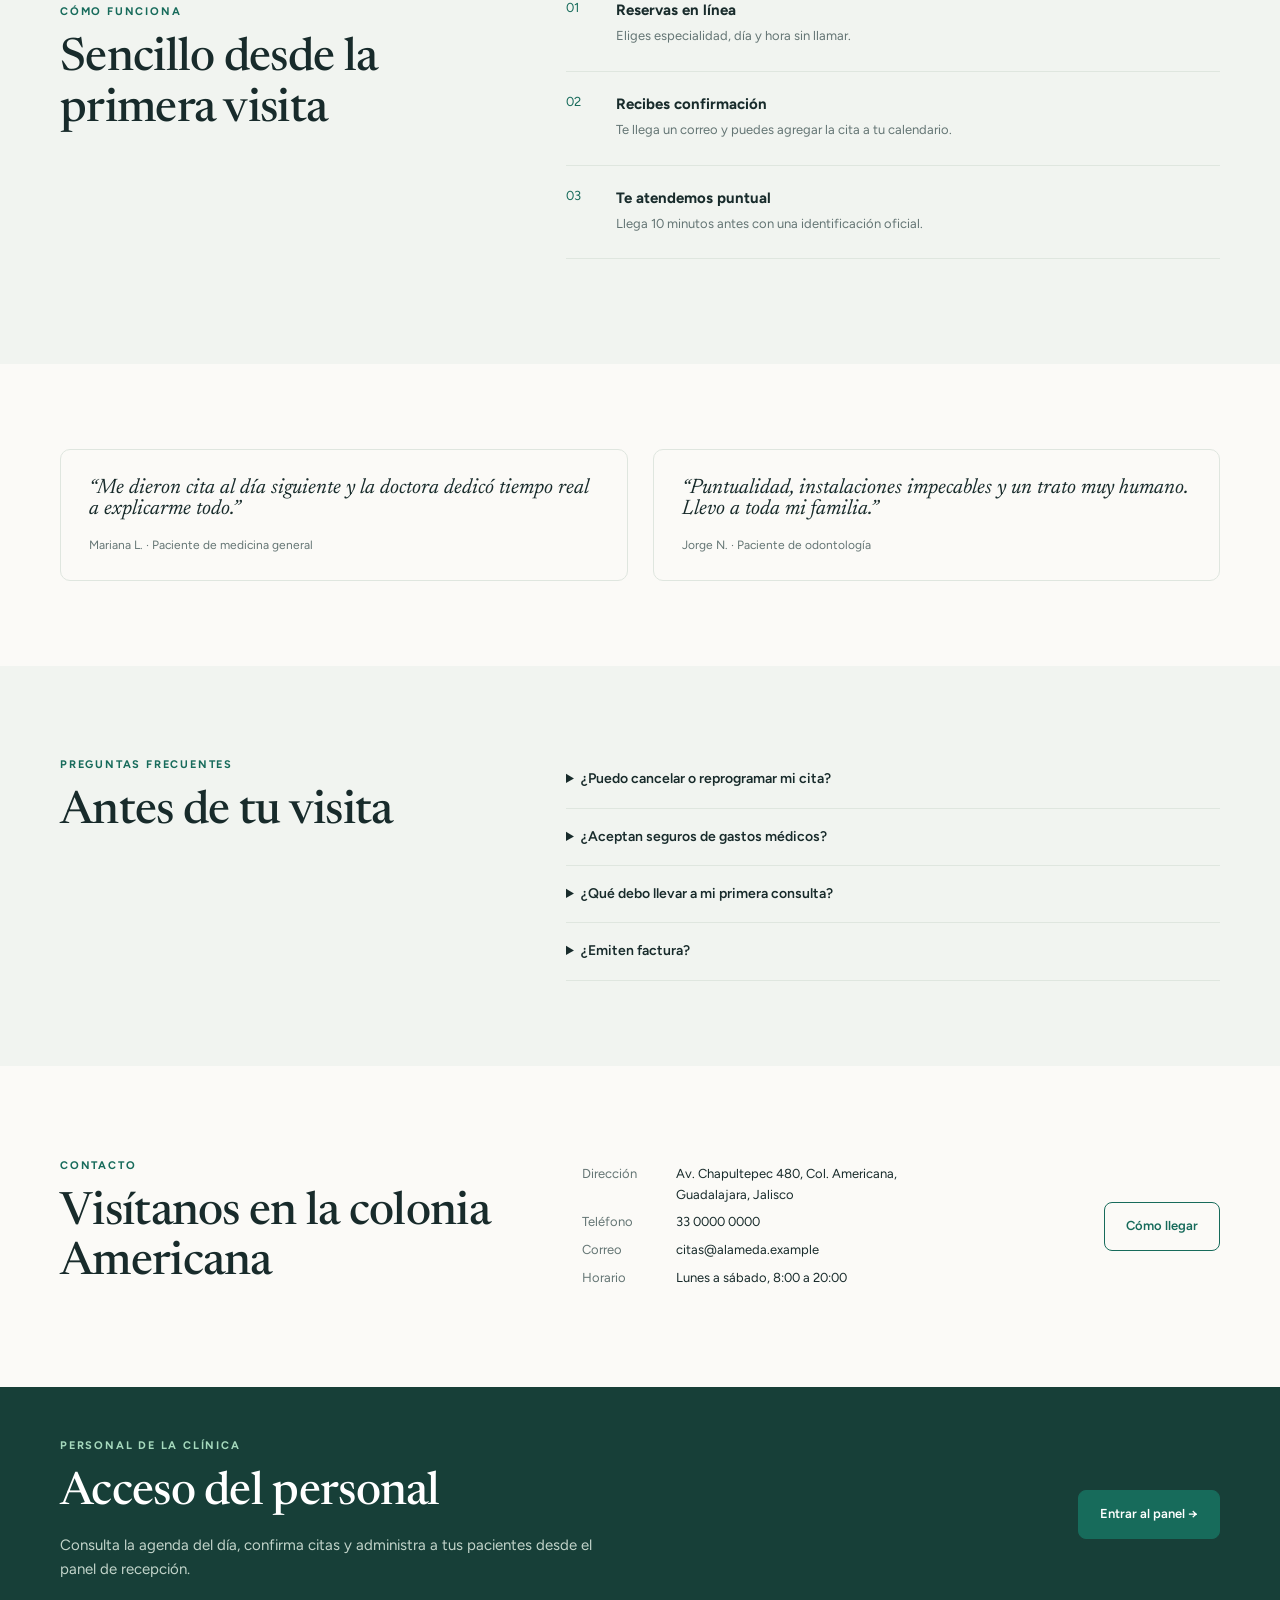
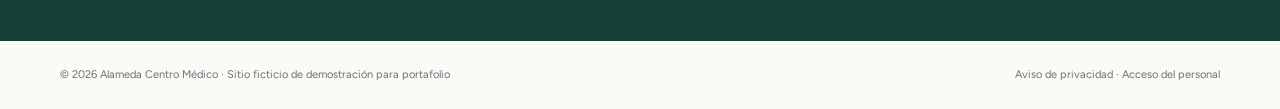
<file: proyectos/alameda-centro-medico/index.html>
<!DOCTYPE html>
<html lang="es">
<head>
<meta charset="utf-8">
<meta name="viewport" content="width=device-width, initial-scale=1, viewport-fit=cover">
<title>Alameda Centro Médico · Agenda tu cita en línea</title>
<link rel="preconnect" href="https://fonts.googleapis.com">
<link href="https://fonts.googleapis.com/css2?family=Figtree:wght@400;500;600;700&family=Newsreader:ital,opsz,wght@0,6..72,500;0,6..72,600;1,6..72,500&display=swap" rel="stylesheet">
<link rel="stylesheet" href="css/style.css">
</head>
<body>
<div class="util"><div class="w"><span>Lun a sáb · 8:00 – 20:00</span><span>Av. Chapultepec 480, Guadalajara</span><a href="tel:+523300000000">Llámanos: 33 0000 0000</a></div></div>
<header class="nav"><div class="w">
  <a class="logo" href="#"><span class="lm"><svg viewBox="0 0 24 24"><path d="M9 3h6v6h6v6h-6v6H9v-6H3V9h6z"/></svg></span>Alameda <i>Centro Médico</i></a>
  <nav><a href="#especialidades">Especialidades</a><a href="#equipo">Equipo</a><a href="#preguntas">Preguntas</a><a href="#contacto">Contacto</a><a class="staff-link" href="#admin">Acceso del personal</a><a class="btn sm" href="#reservar">Agendar cita</a><span class="tools"><button id="lang" class="theme" aria-label="Idioma">EN</button><button id="bn" class="theme" aria-label="Blanco y negro">B/N</button><button id="theme" class="theme" aria-label="Cambiar tema">◐</button></span></nav>
</div></header>

<div id="public">
<section class="hero"><div class="w hgrid">
  <div class="htext">
    <span class="eyebrow">Atención médica integral</span>
    <h1>Cuidamos tu salud con <em>cercanía y rigor médico.</em></h1>
    <p class="lead">Cuatro especialidades en un mismo lugar, con especialistas certificados y citas en línea disponibles las 24 horas.</p>
    <div class="quick"><label>¿Qué necesitas?<select id="qsel"></select></label><button class="btn" id="qgo">Ver horarios</button></div>
    <ul class="trust"><li><b>12 años</b>de trayectoria</li><li><b>4.9 / 5</b>satisfacción</li><li><b>3,200+</b>pacientes atendidos</li></ul>
  </div>
  <div class="heroimg"><img src="https://images.pexels.com/photos/5452190/pexels-photo-5452190.jpeg?auto=compress&cs=tinysrgb&fit=crop&w=1000&h=1100" alt="Equipo médico del centro" onerror="this.remove()"><div class="stat-card"><b>Cita en menos de 24 h</b><span>Confirmación inmediata por correo</span></div></div>
</div></section>

<section class="strip"><div class="w"><span>Médicos con cédula profesional</span><span>Expediente clínico confidencial</span><span>Consultorios equipados y accesibles</span><span>Facturación disponible</span></div></section>

<section id="especialidades" class="sec"><div class="w">
  <div class="head"><span class="eyebrow">Especialidades</span><h2>Todo lo que necesitas, en un solo centro</h2></div>
  <div class="specs" id="specs"></div>
</div></section>

<section id="reservar" class="sec soft"><div class="w">
  <div class="head"><span class="eyebrow">Reserva en línea</span><h2>Agenda tu cita en cuatro pasos</h2></div>
  <ol class="steps" id="steps"></ol>
  <div id="wizard"></div>
</div></section>

<section id="equipo" class="sec"><div class="w">
  <div class="head"><span class="eyebrow">Nuestro equipo</span><h2>Especialistas que te conocen por nombre</h2></div>
  <div class="team" id="team"></div>
</div></section>

<section class="sec soft"><div class="w how">
  <div><span class="eyebrow">Cómo funciona</span><h2>Sencillo desde la primera visita</h2></div>
  <ol><li><b>Reservas en línea</b><p>Eliges especialidad, día y hora sin llamar.</p></li><li><b>Recibes confirmación</b><p>Te llega un correo y puedes agregar la cita a tu calendario.</p></li><li><b>Te atendemos puntual</b><p>Llega 10 minutos antes con una identificación oficial.</p></li></ol>
</div></section>

<section class="sec"><div class="w quotes">
  <blockquote>“Me dieron cita al día siguiente y la doctora dedicó tiempo real a explicarme todo.”<cite>Mariana L. · Paciente de medicina general</cite></blockquote>
  <blockquote>“Puntualidad, instalaciones impecables y un trato muy humano. Llevo a toda mi familia.”<cite>Jorge N. · Paciente de odontología</cite></blockquote>
</div></section>

<section id="preguntas" class="sec soft"><div class="w faq">
  <div class="head"><span class="eyebrow">Preguntas frecuentes</span><h2>Antes de tu visita</h2></div>
  <div>
    <details><summary>¿Puedo cancelar o reprogramar mi cita?</summary><p>Sí, con al menos 4 horas de anticipación llamando a recepción o respondiendo tu correo de confirmación.</p></details>
    <details><summary>¿Aceptan seguros de gastos médicos?</summary><p>Trabajamos con las principales aseguradoras. Confirma con recepción la cobertura de tu póliza antes de la consulta.</p></details>
    <details><summary>¿Qué debo llevar a mi primera consulta?</summary><p>Una identificación oficial, tus estudios previos si los tienes y la lista de medicamentos que tomas actualmente.</p></details>
    <details><summary>¿Emiten factura?</summary><p>Sí. Solicítala el mismo día de tu consulta con tus datos fiscales.</p></details>
  </div>
</div></section>

<section id="contacto" class="sec"><div class="w contact">
  <div><span class="eyebrow">Contacto</span><h2>Visítanos en la colonia Americana</h2></div>
  <dl><dt>Dirección</dt><dd>Av. Chapultepec 480, Col. Americana,<br>Guadalajara, Jalisco</dd><dt>Teléfono</dt><dd>33 0000 0000</dd><dt>Correo</dt><dd>citas@alameda.example</dd><dt>Horario</dt><dd>Lunes a sábado, 8:00 a 20:00</dd></dl>
  <a class="btn ghost" target="_blank" rel="noopener" href="https://www.google.com/maps/search/?api=1&query=Colonia+Americana+Guadalajara">Cómo llegar</a>
</div></section>

<section class="staff" id="staff"><div class="w"><div><span class="eyebrow">Personal de la clínica</span><h2>Acceso del personal</h2><p>Consulta la agenda del día, confirma citas y administra a tus pacientes desde el panel de recepción.</p></div><a class="btn" href="#admin">Entrar al panel →</a></div></section>

<footer class="foot"><div class="w"><span>© 2026 Alameda Centro Médico · Sitio ficticio de demostración para portafolio</span><span><a href="#">Aviso de privacidad</a> · <a href="#admin">Acceso del personal</a></span></div></footer>
</div>

<main id="admin" class="w adm" hidden></main>

<script src="js/store.js"></script>
<script src="js/admin.js"></script>
<script src="js/booking.js"></script>
<script src="js/ui.js"></script>
</body>
</html>
</file>
<file: proyectos/alameda-centro-medico/css/style.css>
:root{--ink:#182b2b;--muted:#647574;--paper:#fbfaf7;--soft:#f1f4f0;--line:#dfe6df;--green:#176b5b;--green2:#0e5147;--white:#fff;--shadow:0 18px 50px #163d3012;color-scheme:light}
:root[data-theme=dark]{--ink:#e9f0eb;--muted:#a9b8b1;--paper:#101b19;--soft:#172522;--line:#2a3b35;--green:#83c8a9;--green2:#a5dfc1;--white:#1a2925;color-scheme:dark}
*{box-sizing:border-box}html{scroll-behavior:smooth;scroll-padding-top:90px}body{margin:0;background:var(--paper);color:var(--ink);font:15px/1.6 Figtree,Arial,sans-serif}a{color:inherit;text-decoration:none}button,input,select,textarea{font:inherit}button{cursor:pointer}.w{width:min(1160px,calc(100% - 48px));margin:auto}.util{background:#173f38;color:#eaf3ed;font-size:12px}.util .w{height:36px;display:flex;align-items:center;justify-content:space-between;gap:20px}.nav{position:sticky;top:0;z-index:20;background:color-mix(in srgb,var(--paper) 94%,transparent);backdrop-filter:blur(16px);border-bottom:1px solid var(--line)}.nav>.w{height:78px;display:flex;align-items:center;justify-content:space-between;gap:30px}.logo{display:flex;align-items:center;gap:10px;font-size:21px;font-weight:700;letter-spacing:-.7px;white-space:nowrap}.logo i{font:italic 13px Newsreader,serif;color:var(--muted);display:block;margin-left:-6px;margin-top:22px}.lm{width:34px;height:34px;border-radius:11px;background:var(--green);display:grid;place-items:center}.lm svg{width:20px;fill:none;stroke:white;stroke-width:1.8}.nav nav{display:flex;align-items:center;gap:23px;font-size:13px}.nav nav>a:not(.btn){color:var(--muted)}.nav nav>a:hover{color:var(--green)}.tools{display:flex;gap:5px}.theme{border:1px solid var(--line);background:transparent;color:var(--ink);border-radius:8px;padding:7px 9px;font-size:11px}.btn{display:inline-flex;align-items:center;justify-content:center;border:1px solid var(--green);background:var(--green);color:white;padding:13px 21px;border-radius:8px;font-weight:600;font-size:13px;transition:.2s}.btn:hover{background:var(--green2);transform:translateY(-1px)}.btn.sm{padding:10px 15px}.btn.ghost{background:transparent;color:var(--green)}.hero{padding:82px 0 72px;background:radial-gradient(ellipse at 85% 20%,#dcebe2 0,transparent 42%)}:root[data-theme=dark] .hero{background:radial-gradient(ellipse at 85% 20%,#203b31 0,transparent 42%)}.hgrid{display:grid;grid-template-columns:1.02fr .98fr;align-items:center;gap:70px}.eyebrow{color:var(--green);font-size:11px;font-weight:700;letter-spacing:1.8px;text-transform:uppercase}.htext h1{font:500 clamp(42px,5.3vw,68px)/1.04 Newsreader,Georgia,serif;letter-spacing:-1.8px;margin:20px 0}.htext h1 em{color:var(--green);font-weight:500}.lead{max-width:520px;color:var(--muted);font-size:16px}.quick{display:flex;align-items:end;gap:12px;margin:30px 0}.quick label{display:grid;gap:7px;font-size:12px;color:var(--muted);font-weight:600}.quick select{width:230px;padding:12px;border:1px solid var(--line);background:var(--white);color:var(--ink);border-radius:8px}.trust{display:flex;gap:35px;padding:25px 0 0;margin:30px 0 0;border-top:1px solid var(--line);list-style:none}.trust li{display:grid;color:var(--muted);font-size:11px}.trust b{font-size:20px;color:var(--ink)}.heroimg{height:510px;position:relative;border-radius:180px 180px 12px 12px;overflow:visible}.heroimg>img{width:100%;height:100%;object-fit:cover;border-radius:inherit}.stat-card{position:absolute;bottom:28px;left:-40px;background:var(--white);box-shadow:var(--shadow);padding:18px 22px;border-radius:10px;display:grid;gap:3px}.stat-card b{font-size:14px}.stat-card span{font-size:11px;color:var(--muted)}.strip{background:var(--soft);border-block:1px solid var(--line)}.strip .w{min-height:66px;display:flex;align-items:center;justify-content:space-between;gap:20px;color:var(--muted);font-size:12px}.sec{padding:85px 0}.sec.soft{background:var(--soft)}.head{max-width:650px;margin-bottom:38px}.head h2,.how h2,.contact h2,.staff h2{font:500 clamp(32px,4vw,46px)/1.1 Newsreader,serif;letter-spacing:-.7px;margin:12px 0}.specs{border-top:1px solid var(--line)}.spec{display:grid;grid-template-columns:60px 1fr 130px 120px;align-items:center;gap:20px;padding:23px 4px;border-bottom:1px solid var(--line)}.spec .n{color:var(--green);font-size:12px}.spec h3{font:500 22px Newsreader,serif;margin:0 0 4px}.spec p{color:var(--muted);font-size:13px;margin:0}.sp{display:grid}.sp b{font-size:16px}.sp small{color:var(--muted);font-size:11px}.link2,.link{border:0;background:none;color:var(--green);font-weight:700;font-size:12px;text-align:right}.steps{display:flex;gap:0;list-style:none;padding:0;margin:0 auto 28px;max-width:780px}.steps li{flex:1;display:flex;align-items:center;gap:9px;color:var(--muted);font-size:12px;border-bottom:2px solid var(--line);padding:0 0 13px}.steps li span{width:25px;height:25px;border:1px solid var(--line);border-radius:50%;display:grid;place-items:center;font-size:11px}.steps li.on,.steps li.ok{color:var(--green);border-color:var(--green)}.steps li.on span,.steps li.ok span{background:var(--green);color:white;border-color:var(--green)}#wizard{max-width:780px;margin:auto;background:var(--white);border:1px solid var(--line);border-radius:14px;padding:30px;box-shadow:var(--shadow)}#wizard h3{font:500 27px Newsreader,serif;margin:0 0 7px}.sum{padding:17px;background:var(--soft);border-radius:10px;margin-bottom:22px}.sum h3{font-size:20px!important}.sum p,.sum small{color:var(--muted);font-size:12px}.face{width:44px;height:44px;border-radius:50%;overflow:hidden;position:relative;display:grid;place-items:center;color:white;font-size:12px;float:left;margin-right:12px}.face img{position:absolute;width:100%;height:100%;object-fit:cover}.face.lg{width:88px;height:88px;float:none;margin:0}.face.sm{width:34px;height:34px}.dates,.times{display:flex;flex-wrap:wrap;gap:8px;margin:18px 0}.dates button,.times button{border:1px solid var(--line);background:var(--white);color:var(--ink);border-radius:8px;padding:10px 13px}.dates button.active,.times button.active{background:var(--green);border-color:var(--green);color:white}.times button:disabled{opacity:.3;cursor:not-allowed}.fieldgrid{display:grid;grid-template-columns:1fr 1fr;gap:15px}#wizard form label{display:grid;gap:6px;font-size:12px;font-weight:600;margin:13px 0}#wizard input,#wizard textarea{padding:12px;border:1px solid var(--line);border-radius:7px;background:var(--paper);color:var(--ink);width:100%}#wizard textarea{resize:vertical}.nav2,.ctas{display:flex;justify-content:space-between;align-items:center;margin-top:22px}.err{color:#b4473d;font-size:12px}.done{text-align:center;padding:20px}.check{width:54px;height:54px;border-radius:50%;background:#e0f1e7;color:#176b5b;display:grid;place-items:center;margin:0 auto 18px}.check svg{width:26px;fill:none;stroke:currentColor;stroke-width:2}.ticket{display:grid;grid-template-columns:1fr 1fr;gap:18px;text-align:left;background:var(--soft);padding:20px;border-radius:10px;margin:25px 0}.ticket div{display:grid}.ticket small{color:var(--muted);font-size:11px}.team{display:grid;grid-template-columns:repeat(4,1fr);gap:18px}.doc{background:var(--white);border:1px solid var(--line);border-radius:12px;padding:22px}.di{margin-top:18px}.di small,.ced{font-size:10px;color:var(--muted)}.di h3{font:500 21px Newsreader,serif;margin:5px 0}.di p{font-size:12px;color:var(--muted)}.di .link2{display:block;text-align:left;padding:10px 0 0}.how{display:grid;grid-template-columns:.8fr 1.2fr;gap:70px}.how ol{list-style:none;padding:0;margin:0;counter-reset:how}.how li{counter-increment:how;padding:0 0 20px 50px;position:relative;border-bottom:1px solid var(--line);margin-bottom:20px}.how li:before{content:"0" counter(how);position:absolute;left:0;color:var(--green);font-size:13px}.how li p{color:var(--muted);font-size:13px;margin:4px 0}.quotes{display:grid;grid-template-columns:1fr 1fr;gap:25px}.quotes blockquote{margin:0;padding:28px;border:1px solid var(--line);border-radius:10px;font:italic 21px Newsreader,serif}.quotes cite{display:block;margin-top:18px;color:var(--muted);font:12px Figtree}.faq{display:grid;grid-template-columns:.8fr 1.2fr;gap:70px}.faq details{border-bottom:1px solid var(--line);padding:17px 0}.faq summary{cursor:pointer;font-weight:600;font-size:14px}.faq details p{color:var(--muted);font-size:13px}.contact{display:grid;grid-template-columns:1fr 1fr auto;align-items:center;gap:30px}.contact dl{display:grid;grid-template-columns:80px 1fr;gap:7px 14px;font-size:13px}.contact dt{color:var(--muted)}.contact dd{margin:0}.staff{background:#173f38;color:white;padding:45px 0}.staff .w{display:flex;align-items:center;justify-content:space-between;gap:30px}.staff .eyebrow{color:#a5d9bd}.staff p{color:#c2d4ca;max-width:570px}.foot{padding:25px 0;color:var(--muted);font-size:11px}.foot .w{display:flex;justify-content:space-between;gap:20px}.adm{padding-top:60px;padding-bottom:100px;min-height:75vh}.adm-card{background:var(--white);border:1px solid var(--line);border-radius:12px;padding:25px;margin:20px 0}.adm table{width:100%;border-collapse:collapse;font-size:13px}.adm th,.adm td{text-align:left;padding:12px;border-bottom:1px solid var(--line)}.adm input{padding:12px;border:1px solid var(--line);border-radius:7px;background:var(--paper);color:var(--ink)}.pill{padding:4px 8px;border-radius:30px;background:var(--soft);font-size:11px}.bn{filter:grayscale(1)}[hidden]{display:none!important}
@media(max-width:900px){.nav nav{gap:11px}.nav nav>a:not(.btn){display:none}.hgrid{gap:35px}.heroimg{height:430px}.team{grid-template-columns:repeat(2,1fr)}.contact{grid-template-columns:1fr 1fr}.contact .btn{grid-column:2}.strip .w{flex-wrap:wrap;padding:15px 0}.how,.faq{gap:30px}}
@media(max-width:620px){.w{width:min(100% - 32px,1160px)}.util .w{justify-content:center}.util .w span:nth-child(2){display:none}.nav>.w{height:65px}.logo{font-size:18px}.logo i{font-size:11px}.nav nav{gap:6px}.nav .btn{padding:9px 10px;font-size:11px}.tools{display:none}.hero{padding:55px 0}.hgrid{grid-template-columns:1fr}.htext h1{font-size:48px}.heroimg{height:360px;width:85%;margin:5px auto 0}.stat-card{left:-20px}.trust{gap:18px}.trust b{font-size:17px}.sec{padding:60px 0}.spec{grid-template-columns:30px 1fr auto;gap:10px}.spec .sp{grid-column:2}.spec .link2{grid-column:3;grid-row:1/3}.spec h3{font-size:19px}.steps li{font-size:0;justify-content:center}.steps li span{font-size:11px}#wizard{padding:20px}.fieldgrid,.ticket{grid-template-columns:1fr}.team{grid-template-columns:1fr 1fr;gap:10px}.doc{padding:15px}.face.lg{width:65px;height:65px}.how,.faq{grid-template-columns:1fr}.quotes{grid-template-columns:1fr}.contact{grid-template-columns:1fr}.contact .btn{grid-column:auto;justify-self:start}.staff .w,.foot .w{align-items:flex-start;flex-direction:column}.strip .w{justify-content:center}.strip .w span{width:45%;font-size:10px}.quick{align-items:stretch;flex-direction:column}.quick select{width:100%}}

/* ─── Reserva: rediseño visual ─── */
#reservar .head{max-width:760px;margin:0 auto 30px;text-align:center}
#reservar .head h2{font-size:clamp(36px,4.5vw,52px);margin:10px 0 12px}
#reservar .head:after{content:"";display:block;width:42px;height:3px;background:var(--green);border-radius:4px;margin:19px auto 0}
#reservar .steps{max-width:900px;margin:0 auto 24px;padding:0 8px}
#reservar .steps li{position:relative;gap:10px;padding:0 12px 15px;font-size:12px;font-weight:600;transition:color .2s}
#reservar .steps li:not(:last-child):after{content:"";position:absolute;right:0;top:12px;width:calc(100% - 48px);height:1px;background:var(--line);transform:translateX(50%);z-index:0}
#reservar .steps li span{position:relative;z-index:1;flex:0 0 27px;width:27px;height:27px;background:var(--white);font-weight:700}
#reservar .steps li.on span,#reservar .steps li.ok span{background:var(--green);color:#fff}
#reservar #wizard{max-width:900px;padding:clamp(22px,4vw,42px);border-radius:18px;box-shadow:0 22px 60px #173f3810}
#wizard .svcs{display:grid;grid-template-columns:repeat(2,minmax(0,1fr));gap:14px}
#wizard .svc{min-width:0;display:grid;grid-template-columns:48px minmax(0,1fr) auto 18px;align-items:center;gap:14px;text-align:left;padding:20px;border:1px solid var(--line);border-radius:13px;background:var(--white);color:var(--ink);transition:border-color .2s,box-shadow .2s,transform .2s}
#wizard .svc:hover{border-color:var(--green);box-shadow:0 12px 28px #173f3810;transform:translateY(-2px)}
#wizard .svc .face{float:none;margin:0;width:46px;height:46px;background:var(--soft);color:var(--green);font-weight:700}
#wizard .svc .in{min-width:0}
#wizard .svc .in small{display:block;color:var(--green);font-size:10px;letter-spacing:.7px;text-transform:uppercase;font-weight:700}
#wizard .svc .in h3{font:600 20px Newsreader,Georgia,serif;margin:3px 0 2px}
#wizard .svc .in p{margin:0;color:var(--muted);font-size:11px}
#wizard .svc .pr{white-space:nowrap;text-align:right}
#wizard .svc .pr b{font-size:13px}
#wizard .svc .go{color:var(--green);font-size:20px}
#wizard .two{display:grid;grid-template-columns:minmax(220px,.72fr) minmax(0,1.55fr);gap:34px;align-items:start}
#wizard .sum{margin:0;padding:23px;border:1px solid var(--line);border-radius:14px;background:var(--soft);position:relative;overflow:hidden}
#wizard .sum:before{content:"RESUMEN DE TU CITA";display:block;color:var(--green);font-size:9px;font-weight:700;letter-spacing:1.5px;margin-bottom:18px}
#wizard .sum .face{float:none;margin:0 0 12px;width:54px;height:54px}
#wizard .sum small{display:block;font-size:10px;letter-spacing:.5px;text-transform:uppercase;font-weight:700}
#wizard .sum h3{font:600 21px Newsreader,Georgia,serif!important;margin:3px 0!important}
#wizard .sum p{margin:4px 0 14px;font-size:12px;line-height:1.5}
#wizard .sum hr{border:0;border-top:1px solid var(--line);margin:16px 0}
#wizard .sum> b{font-size:14px}
#wizard .sum .sel{margin-top:16px;padding:12px;border-radius:9px;background:var(--white);color:var(--ink);line-height:1.8}
#wizard .sub{font:600 25px Newsreader,Georgia,serif!important;margin:0 0 18px!important}
#wizard .days{display:grid;grid-template-columns:repeat(6,minmax(0,1fr));gap:8px;margin:0 0 28px}
#wizard .day{display:grid;justify-items:center;gap:4px;padding:10px 4px;border:1px solid var(--line);border-radius:10px;background:var(--white);color:var(--ink);transition:.2s}
#wizard .day small{font-size:10px;text-transform:uppercase;color:var(--muted);font-weight:700}
#wizard .day b{font-size:18px}
#wizard .day:hover,#wizard .day.on{border-color:var(--green);background:var(--green);color:#fff}
#wizard .day.on small,#wizard .day:hover small{color:#e5f2eb}
#wizard .slots{display:grid;grid-template-columns:repeat(4,minmax(0,1fr));gap:9px}
#wizard .slot{padding:11px 8px;border:1px solid var(--line);border-radius:9px;background:var(--white);color:var(--ink);font-size:12px;font-weight:600;transition:.2s}
#wizard .slot:hover:not(:disabled),#wizard .slot.on{border-color:var(--green);background:var(--green);color:#fff}
#wizard .slot:disabled{opacity:.32;cursor:not-allowed;text-decoration:line-through}
#wizard .nav2{padding-top:20px;border-top:1px solid var(--line);gap:15px}
#wizard .link{padding:10px 0}
#wizard .nav2 .btn{min-width:150px}
#wizard .form{min-width:0}
#wizard .form>label,#wizard .form .r2 label{display:grid;gap:7px;margin:0 0 16px;color:var(--ink);font-size:12px;font-weight:700}
#wizard .form label em{font-style:normal;color:var(--muted);font-weight:400}
#wizard input,#wizard textarea{padding:13px 14px;border:1px solid var(--line);border-radius:9px;background:var(--paper);color:var(--ink);font-size:13px;outline:none;transition:border-color .2s,box-shadow .2s}
#wizard input:focus,#wizard textarea:focus{border-color:var(--green);box-shadow:0 0 0 3px color-mix(in srgb,var(--green) 13%,transparent)}
#wizard .r2{display:grid;grid-template-columns:1fr 1fr;gap:13px}
#wizard .done{max-width:680px;margin:auto;padding:12px 0}
#wizard .done h3{font:600 32px Newsreader,Georgia,serif;margin:12px 0!important}
#wizard .done>p{color:var(--muted);font-size:13px}
#wizard .check{width:62px;height:62px}
#wizard .ticket{gap:18px 28px;padding:24px;border:1px solid var(--line);border-radius:13px}
#wizard .ticket b{font-size:13px}
#wizard .ctas{justify-content:center;gap:12px;flex-wrap:wrap}
#wizard .booking-intro{margin-bottom:24px}
#wizard .booking-intro .eyebrow{display:block;margin-bottom:8px}
#wizard .booking-intro .sub{margin-bottom:5px!important}
#wizard .booking-intro p{margin:0;color:var(--muted);font-size:13px}
#wizard .mini-label{font:700 11px Figtree,Arial,sans-serif!important;letter-spacing:.7px;text-transform:uppercase;color:var(--muted);margin:0 0 12px!important}
#wizard .booking-note{margin:18px 0 0;padding:11px 13px;background:var(--soft);border-radius:8px;color:var(--muted);font-size:11px}
@media(max-width:760px){#wizard .two{grid-template-columns:1fr;gap:22px}#wizard .sum{display:grid;grid-template-columns:55px 1fr;column-gap:12px;align-items:center}#wizard .sum:before{grid-column:1/-1}#wizard .sum .face{grid-row:2/4;margin:0}#wizard .sum small,#wizard .sum h3,#wizard .sum p{grid-column:2}#wizard .sum hr{grid-column:1/-1;width:100%;margin:10px 0}#wizard .sum>b,#wizard .sum .sel{grid-column:1/-1}}
@media(max-width:560px){#reservar .steps{padding:0}#reservar .steps li{padding-inline:3px;gap:6px;font-size:10px}#reservar .steps li span{width:24px;height:24px;flex-basis:24px}#wizard .svcs{grid-template-columns:1fr}#wizard .svc{padding:16px;grid-template-columns:42px minmax(0,1fr) auto 14px;gap:10px}#wizard .svc .face{width:40px;height:40px}#wizard .days{grid-template-columns:repeat(4,minmax(0,1fr))}#wizard .slots{grid-template-columns:repeat(3,minmax(0,1fr))}#wizard .r2{grid-template-columns:1fr}#wizard .nav2 .btn{min-width:0;padding:12px 15px}#wizard .ticket{grid-template-columns:1fr}}
</file>
